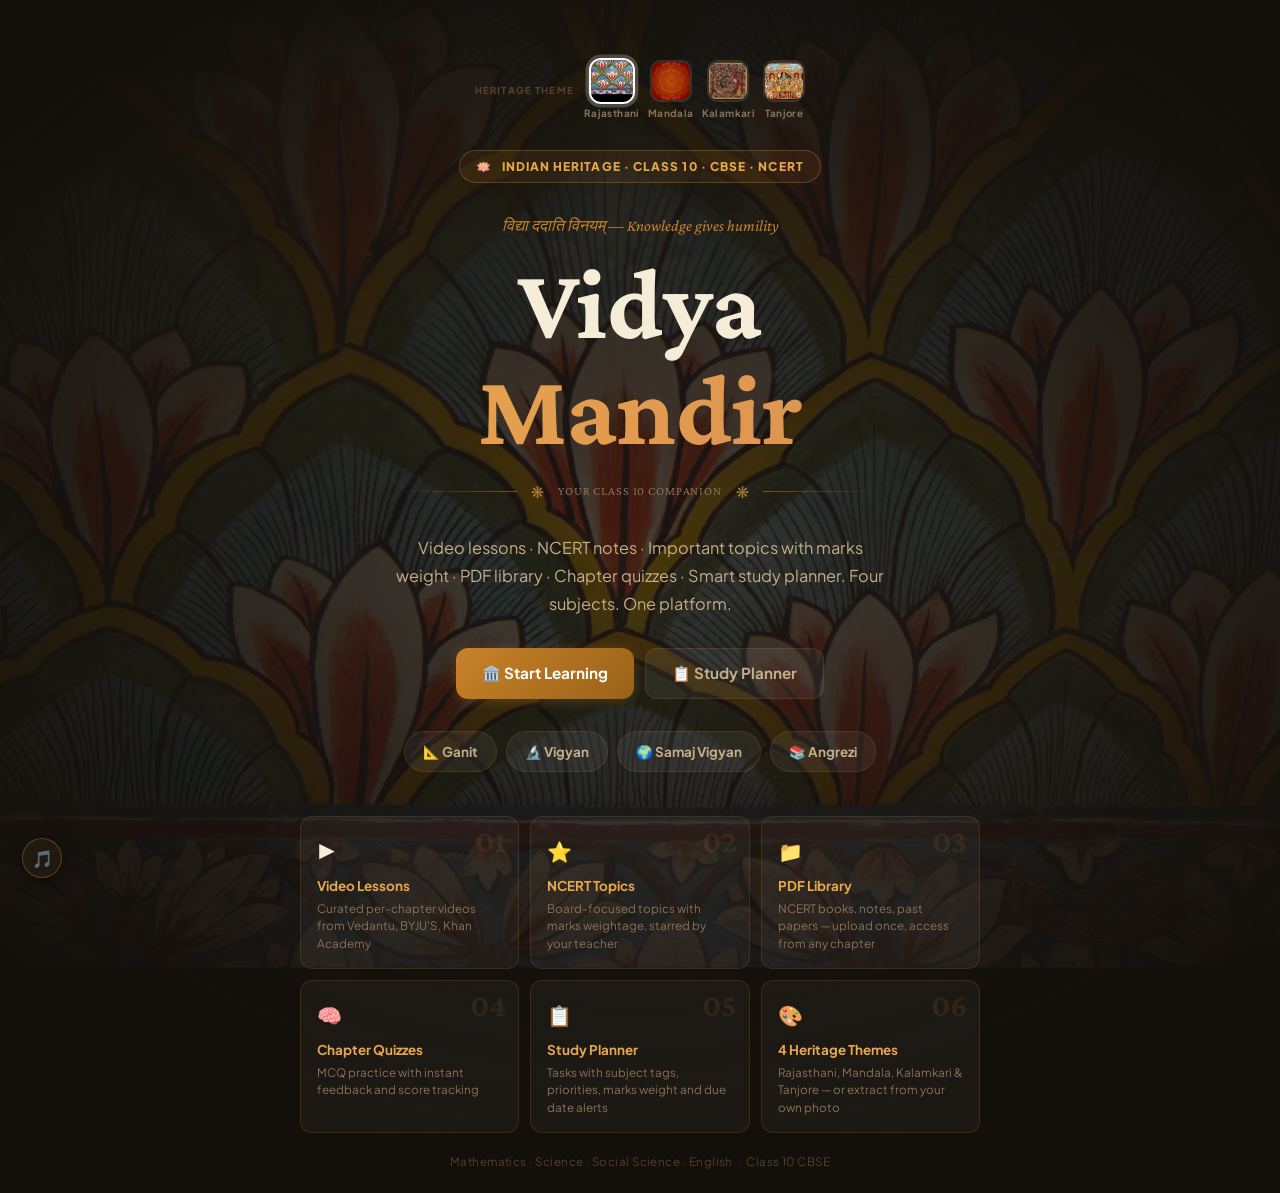
<file: index.html>
<!DOCTYPE html>
<html lang="en" data-scheme="rajasthani" data-mode="dark">
<head>
<meta charset="UTF-8">
<meta name="viewport" content="width=device-width,initial-scale=1">
<meta name="description" content="Vidya Mandir — Complete Class 10 CBSE NCERT learning platform.">
<title>Vidya Mandir — Class 10 Learning Platform</title>
<link rel="stylesheet" href="css/style.css">
<style>
.lotus-field{position:absolute;inset:0;overflow:hidden;pointer-events:none;z-index:0}
.lotus-p{position:absolute;font-size:var(--ps,18px);opacity:0;animation:floatUp var(--pd,8s) var(--pdelay,0s) infinite ease-in-out;filter:blur(.5px)}
@keyframes floatUp{0%{opacity:0;transform:translateY(0) rotate(0deg) scale(.8)}15%{opacity:.3}85%{opacity:.15}100%{opacity:0;transform:translateY(-110px) rotate(180deg) scale(1.1)}}
.orn-row{display:flex;align-items:center;gap:14px;justify-content:center;margin:8px 0 30px}
.orn-line{flex:1;max-width:120px;height:1px;background:linear-gradient(90deg,transparent,rgba(var(--br),.5))}
.orn-line.r{background:linear-gradient(270deg,transparent,rgba(var(--br),.5))}
.orn-sym{color:var(--bl);font-size:1rem;opacity:.65}
.hero-title .t2{background-size:200% auto;animation:gshift 4s ease infinite}
@keyframes gshift{0%{background-position:0% center}50%{background-position:100% center}100%{background-position:0% center}}
.feat-card{position:relative;overflow:hidden;padding:18px 16px 16px}
.feat-card::after{content:'';position:absolute;bottom:0;left:0;right:0;height:2px;background:linear-gradient(90deg,transparent,var(--b),transparent);opacity:0;transition:opacity .3s}
.feat-card:hover::after{opacity:1}
.feat-num{font-family:var(--fd);font-size:2rem;font-weight:700;color:rgba(var(--br),.12);position:absolute;top:8px;right:12px;line-height:1}
.footer-line{position:absolute;bottom:22px;left:0;right:0;text-align:center;font-size:.72rem;color:var(--t4);letter-spacing:.04em}
</style>
</head>
<body>
<main class="hero-page">
  <div class="hero-art" id="heroArt"></div>
  <div class="hero-veil"></div>
  <div class="lotus-field" id="lotusField"></div>

  <div class="hero-content">
    <!-- Theme switcher -->
    <div style="display:flex;align-items:center;justify-content:center;gap:10px;margin-bottom:28px;flex-wrap:wrap" class="au">
      <span style="font-size:.6rem;font-weight:800;text-transform:uppercase;letter-spacing:.12em;color:var(--t4)">Heritage Theme</span>
      <div style="display:flex;gap:8px;flex-wrap:wrap">
        <div class="ht-wrap"><div class="ht-dot active" data-scheme="rajasthani" onclick="switchTheme(this,'rajasthani')"><img src="assets/bg-pattern.png" alt="Rajasthani"></div><div class="ht-lbl">Rajasthani</div></div>
        <div class="ht-wrap"><div class="ht-dot" data-scheme="mandala" onclick="switchTheme(this,'mandala')"><img src="assets/theme-mandala.png" alt="Mandala"></div><div class="ht-lbl">Mandala</div></div>
        <div class="ht-wrap"><div class="ht-dot" data-scheme="kalamkari" onclick="switchTheme(this,'kalamkari')"><img src="assets/theme-kalamkari.png" alt="Kalamkari"></div><div class="ht-lbl">Kalamkari</div></div>
        <div class="ht-wrap"><div class="ht-dot" data-scheme="tanjore" onclick="switchTheme(this,'tanjore')"><img src="assets/theme-tanjore.png" alt="Tanjore"></div><div class="ht-lbl">Tanjore</div></div>
      </div>
    </div>

    <div class="hero-stamp au-1">🪷 &nbsp; Indian Heritage · Class 10 · CBSE · NCERT</div>
    <div class="hero-deva au-1" style="margin-top:10px">विद्या ददाति विनयम् — Knowledge gives humility</div>

    <h1 class="hero-title au-2">
      <span class="t1">Vidya</span>
      <span class="t2">Mandir</span>
    </h1>

    <div class="orn-row au-3">
      <div class="orn-line"></div>
      <span class="orn-sym">❋</span>
      <span style="font-family:var(--fd);font-size:.76rem;color:var(--t3);letter-spacing:.07em">YOUR CLASS 10 COMPANION</span>
      <span class="orn-sym">❋</span>
      <div class="orn-line r"></div>
    </div>

    <p class="hero-lead au-3">Video lessons · NCERT notes · Important topics with marks weight · PDF library · Chapter quizzes · Smart study planner. Four subjects. One platform.</p>

    <div class="hero-btns au-4">
      <a href="dashboard.html" class="btn btn-b btn-lg" style="gap:9px;min-width:175px">🏛️ Start Learning</a>
      <a href="todo.html" class="btn btn-gh btn-lg" style="gap:9px">📋 Study Planner</a>
    </div>

    <div class="pill-row au-4">
      <a href="subject.html?id=mathematics" class="subj-pill">📐 Ganit</a>
      <a href="subject.html?id=science" class="subj-pill">🔬 Vigyan</a>
      <a href="subject.html?id=social-science" class="subj-pill">🌍 Samaj Vigyan</a>
      <a href="subject.html?id=english" class="subj-pill">📚 Angrezi</a>
    </div>

    <div class="feat-grid au-4">
      <div class="feat-card"><div class="feat-num">01</div><div class="feat-ico">▶️</div><div class="feat-title">Video Lessons</div><div class="feat-desc">Curated per-chapter videos from Vedantu, BYJU'S, Khan Academy</div></div>
      <div class="feat-card"><div class="feat-num">02</div><div class="feat-ico">⭐</div><div class="feat-title">NCERT Topics</div><div class="feat-desc">Board-focused topics with marks weightage, starred by your teacher</div></div>
      <div class="feat-card"><div class="feat-num">03</div><div class="feat-ico">📁</div><div class="feat-title">PDF Library</div><div class="feat-desc">NCERT books, notes, past papers — upload once, access from any chapter</div></div>
      <div class="feat-card"><div class="feat-num">04</div><div class="feat-ico">🧠</div><div class="feat-title">Chapter Quizzes</div><div class="feat-desc">MCQ practice with instant feedback and score tracking</div></div>
      <div class="feat-card"><div class="feat-num">05</div><div class="feat-ico">📋</div><div class="feat-title">Study Planner</div><div class="feat-desc">Tasks with subject tags, priorities, marks weight and due date alerts</div></div>
      <div class="feat-card"><div class="feat-num">06</div><div class="feat-ico">🎨</div><div class="feat-title">4 Heritage Themes</div><div class="feat-desc">Rajasthani, Mandala, Kalamkari & Tanjore — or extract from your own photo</div></div>
    </div>
  </div>

  <div class="footer-line">Mathematics · Science · Social Science · English &nbsp;·&nbsp; Class 10 CBSE</div>
</main>

<script src="js/app.js"></script>
<script src="js/theme_todo.js"></script>
<script>
const ARTS={rajasthani:'assets/bg-pattern.png',mandala:'assets/theme-mandala.png',kalamkari:'assets/theme-kalamkari.png',tanjore:'assets/theme-tanjore.png'};

function switchTheme(el,scheme){
  document.querySelectorAll('.ht-dot').forEach(d=>d.classList.remove('active'));
  el.classList.add('active');
  document.documentElement.setAttribute('data-scheme',scheme);
  localStorage.setItem('vm_scheme',scheme);
  const art=document.getElementById('heroArt');
  if(art) art.style.backgroundImage=`url('${ARTS[scheme]}')`;
}

App.applyMode(); ThemeEngine.loadSaved();
const cur=localStorage.getItem('vm_scheme')||'rajasthani';
document.querySelectorAll('.ht-dot').forEach(d=>d.classList.toggle('active',d.dataset.scheme===cur));
const heroArt=document.getElementById('heroArt');
if(heroArt) heroArt.style.backgroundImage=`url('${ARTS[cur]}')`;

// Lotus particles
(function(){
  const f=document.getElementById('lotusField');
  if(!f) return;
  ['🪷','❋','✿','❀','✾'].forEach((s,i)=>{
    for(let j=0;j<3;j++){
      const el=document.createElement('span');
      el.className='lotus-p';
      el.textContent=s;
      const sz=11+Math.random()*14;
      el.style.cssText=`left:${Math.random()*100}%;bottom:${Math.random()*50}%;--ps:${sz}px;--pd:${6+Math.random()*7}s;--pdelay:${(i*3+j*2)*Math.random()*1.5}s`;
      f.appendChild(el);
    }
  });
})();
</script>
<script src="js/music.js"></script>
</body>
</html>
</file>
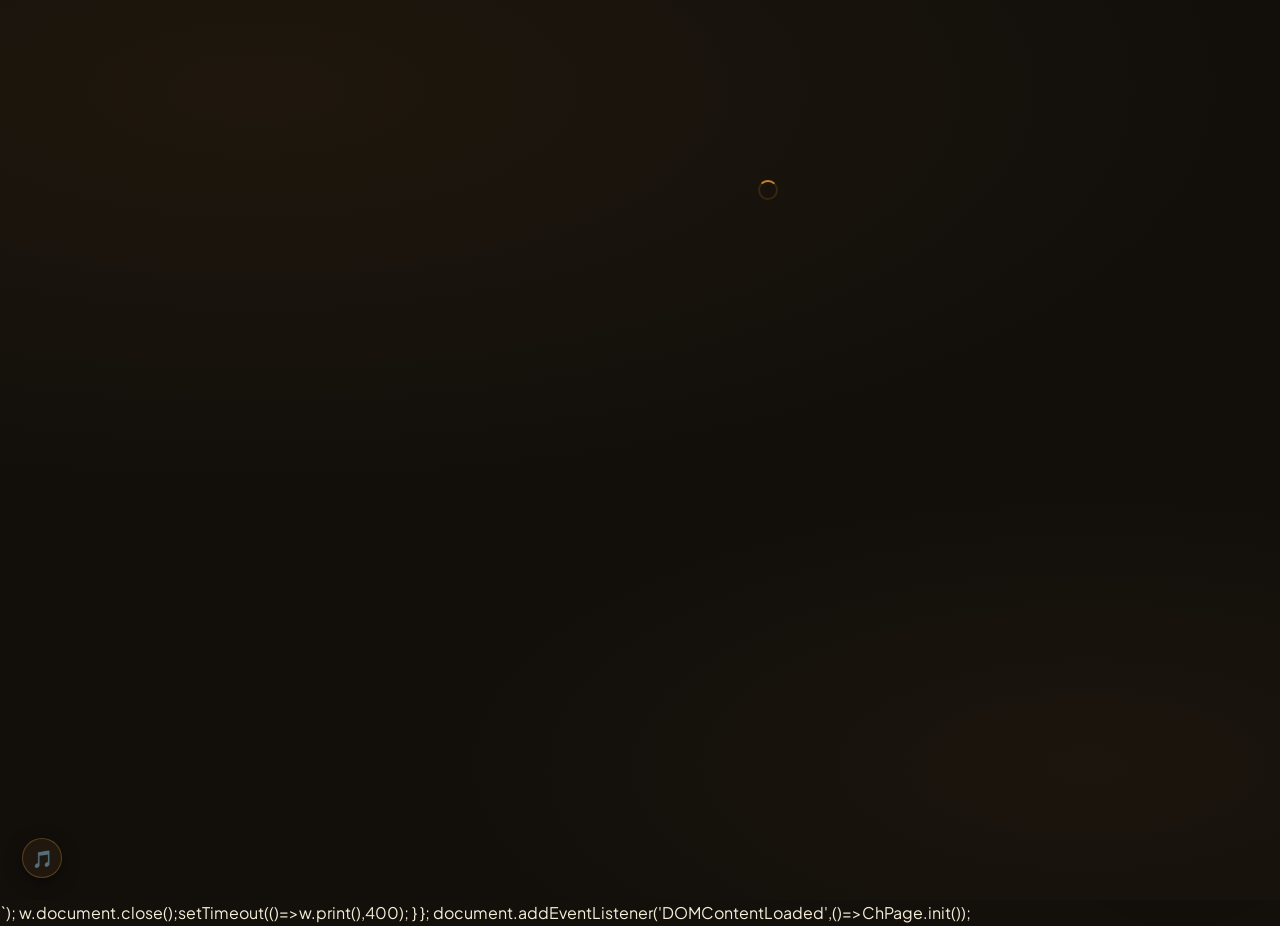
<file: chapter.html>
<!DOCTYPE html>
<html lang="en">
<head>
<meta charset="UTF-8"><meta name="viewport" content="width=device-width,initial-scale=1">
<title>Chapter — Vidya Mandir</title>
<link rel="stylesheet" href="css/style.css">
<style>
.recommend-grid{display:grid;grid-template-columns:1fr 1fr;gap:8px}
.rec-card{background:var(--bg3);border:1px solid var(--bdr);border-radius:var(--r);padding:10px 12px;cursor:pointer;transition:all .15s;text-decoration:none;color:inherit;display:block}
.rec-card:hover{border-color:var(--bdr2);background:rgba(var(--br),.07)}
.rec-card .rc-title{font-size:.8rem;font-weight:700;color:var(--t1);margin-bottom:3px;line-height:1.3}
.rec-card .rc-sub{font-size:.7rem;color:var(--t3)}
@media(max-width:480px){.recommend-grid{grid-template-columns:1fr}}
</style>
</head>
<body>
<div id="nb"></div>
<div class="page-layout">
  <div id="sb"></div>
  <main class="main-area" id="mainArea">
    <div style="display:flex;align-items:center;justify-content:center;height:200px"><div class="spinner"></div></div>
  </main>
</div>
<div class="page-watermark"></div>
<script src="js/app.js"></script>
<script src="js/security.js"></script>
<script src="js/theme_todo.js"></script>
<script>
/* ─── Quiz Engine ─── */
const Quiz = {
  qs:[],cur:0,sel:null,answered:false,score:0,sid:null,cid:null,
  start(qs,sid,cid){Object.assign(this,{qs,cur:0,sel:null,answered:false,score:0,sid,cid});this.render()},
  render(){
    const q=this.qs[this.cur],pct=(this.cur/this.qs.length)*100;
    const L=['A','B','C','D'];
    document.getElementById('quizBody').innerHTML=`
      <div class="qpbar"><div class="qpfill" style="width:${pct}%"></div></div>
      <span class="q-label">Question ${this.cur+1} of ${this.qs.length}${this.qs[this.cur].difficulty?' · '+this.qs[this.cur].difficulty:''}</span>
      <div class="q-text">${VidyaSec.sanitize(q.q)}</div>
      <div class="q-opts">${q.options.map((o,i)=>`
        <button class="q-opt" onclick="Quiz.pick(${i})">
          <div class="q-lbl">${L[i]}</div>${VidyaSec.sanitize(o)}
        </button>`).join('')}</div>
      <div class="q-fb" id="qfb"></div>
      <div class="q-acts">
        <button class="btn btn-b" id="qSub" onclick="Quiz.submit()">Submit Answer</button>
        <button class="btn btn-gh" id="qNext" onclick="Quiz.next()" style="display:none">${this.cur<this.qs.length-1?'Next →':'See Results'}</button>
      </div>`;
  },
  pick(i){if(this.answered)return;this.sel=i;document.querySelectorAll('.q-opt').forEach((el,j)=>el.classList.toggle('sel',j===i))},
  submit(){
    if(this.sel===null||this.answered)return;
    this.answered=true;
    const q=this.qs[this.cur];
    document.querySelectorAll('.q-opt').forEach((el,i)=>{if(i===q.answer)el.classList.add('ok');else if(i===this.sel)el.classList.add('ng')});
    const fb=document.getElementById('qfb');
    if(this.sel===q.answer){this.score++;fb.className='q-fb ok show';fb.textContent='✅ Correct!';}
    else{fb.className='q-fb ng show';fb.innerHTML=`❌ Incorrect. Correct answer: <strong>${VidyaSec.sanitize(q.options[q.answer])}</strong>`;}
    document.getElementById('qSub').style.display='none';
    document.getElementById('qNext').style.display='inline-flex';
    document.querySelector('.qpfill').style.width=`${((this.cur+1)/this.qs.length)*100}%`;
  },
  next(){if(this.cur>=this.qs.length-1){this.result();return;}this.cur++;this.sel=null;this.answered=false;this.render()},
  result(){
    const pct=Math.round(this.score/this.qs.length*100);
    const[e,m]=pct>=80?['🏆','Board Ready!']:pct>=60?['👍','Good work!']:pct>=40?['📚','Keep practising!']:['💪','Revise and retry!'];
    document.getElementById('quizBody').innerHTML=`<div class="quiz-result">
      <span class="qr-em">${e}</span>
      <div style="font-family:var(--fd);font-size:1.1rem;color:var(--bl);margin-bottom:8px">${m}</div>
      <div class="qr-score">${this.score}/${this.qs.length}</div>
      <div class="qr-sub">${pct}% accuracy</div>
      <div style="display:flex;gap:9px;justify-content:center;flex-wrap:wrap">
        <button class="btn btn-gh" onclick="Quiz.start(Quiz.qs,Quiz.sid,Quiz.cid)">↺ Retry</button>
        <button class="btn btn-tl" onclick="ChPage.markDone()">✅ Mark Complete</button>
      </div>
    </div>`;
    App.saveScore(this.sid,this.cid,this.score,this.qs.length);
  }
};

/* ─── Chapter Page ─── */
const ChPage={
  sid:null,cid:null,subj:null,ch:null,li:0,
  async init(){
    this.sid=App.getParam('subject');this.cid=App.getParam('chapter');
    if(!this.sid||!this.cid){location.href='dashboard.html';return;}
    await App.loadData();
    this.subj=App.getSubject(this.sid);this.ch=App.getChapter(this.sid,this.cid);
    if(!this.subj||!this.ch){location.href='dashboard.html';return;}
    document.title=`${this.ch.title} — Vidya Mandir`;
    App.initPage(this.sid);
    const liParam=App.getParam('lesson');
    const liIdx=this.ch.lessons.findIndex(l=>l.id===liParam);
    if(liIdx>=0)this.li=liIdx;
    this.render();
    App.setLast(this.sid,this.cid,this.ch.lessons[this.li]?.title||this.ch.title);
    App.markWatched(this.sid,this.cid,this.ch.lessons[this.li]?.id);
  },

  render(){
    const{ch,subj,sid,cid}=this;
    const lesson=ch.lessons[this.li]||ch.lessons[0];
    const p=App.getProgress();
    const isDone=(p[sid]?.done||[]).includes(cid);
    const bm=App.isBookmarked(sid,cid);
    const admData=App._parseLS('vm_admin_data',{pdfs:[],ncertTopics:[],teachers:[]});
    const pdfs=(admData.pdfs||[]).filter(pdf=>pdf.chapter===cid||pdf.subject===sid);
    const admTopics=(admData.ncertTopics||[]).filter(t=>t.chapter===cid||t.subject===sid);
    const allTopics=[...(ch.ncertTopics||[]),...admTopics];
    const adminNote=ch._adminNote;

    // Teacher profiles: from chapter data + admin-added
    const admTeachers=(admData.teachers||[]).filter(t=>!t.subject||t.subject===sid);
    const allTeachers=[...(ch.teachers||[]),...admTeachers];

    // Recommended: other chapters in subject (not current)
    const recommended=subj.chapters.filter(c=>c.id!==cid).slice(0,4);

    document.getElementById('mainArea').innerHTML=`
    <div class="page-head au">
      <div class="breadcrumb">
        <a href="dashboard.html">Dashboard</a><span class="sep">›</span>
        <a href="subject.html?id=${sid}">${VidyaSec.sanitize(subj.name)}</a><span class="sep">›</span>
        <span>${VidyaSec.sanitize(ch.title)}</span>
      </div>
      <div style="display:flex;align-items:flex-start;justify-content:space-between;flex-wrap:wrap;gap:10px">
        <div>
          <h1>${VidyaSec.sanitize(ch.title)}</h1>
          <div class="lead" style="display:flex;gap:10px;flex-wrap:wrap;margin-top:5px;font-size:.77rem">
            <span>▶ ${ch.lessons.length} lessons</span>
            <span>⏱ ${ch.duration}</span>
            <span>❓ ${ch.quiz.length} Qs</span>
            <span>⭐ ${allTopics.length} topics</span>
            ${pdfs.length?`<span style="color:var(--tll)">📁 ${pdfs.length} PDFs</span>`:''}
            ${isDone?`<span style="color:var(--tll)">✅ Complete</span>`:''}
          </div>
        </div>
        ${isDone?`<span class="chip chip-tl" style="font-size:.8rem;padding:5px 12px">✅ Done</span>`:''}
      </div>
    </div>

    <div class="ch-grid">
      <!-- MAIN -->
      <div>

        <!-- Video player -->
        <div class="vid-wrap au">
          <div class="card-top-rule"></div>
          <div class="vid-embed">
            <iframe id="vFrame" src="https://www.youtube-nocookie.com/embed/${lesson.videoId}?rel=0&modestbranding=1"
              title="${VidyaSec.sanitize(lesson.title)}"
              allow="accelerometer;autoplay;clipboard-write;encrypted-media;gyroscope;picture-in-picture"
              allowfullscreen loading="lazy"></iframe>
          </div>
          <div class="vid-meta">
            <h3 id="vTitle">${VidyaSec.sanitize(lesson.title)}</h3>
            <div style="display:flex;gap:10px;font-size:.73rem;color:var(--t3);align-items:center;flex-wrap:wrap">
              <span>⏱ <span id="vDur">${lesson.duration}</span></span>
              <span>${subj.icon} ${VidyaSec.sanitize(subj.name)}</span>
              <button class="vid-bookmark${bm?' saved':''}" id="bmBtn" onclick="ChPage.toggleBookmark()" title="${bm?'Remove bookmark':'Bookmark chapter'}" style="margin-left:auto">${bm?'🔖':'🔗'}</button>
            </div>
          </div>
        </div>

        <!-- Lesson list -->
        <div class="lesson-card au-1">
          <div class="card-top-rule"></div>
          <div class="sec-head"><h3>📋 Lessons</h3><span style="font-size:.73rem;color:var(--t3)">${ch.lessons.length} total</span></div>
          ${ch.lessons.map((l,i)=>`<div class="lesson-row${i===this.li?' active':''}" onclick="ChPage.switchLesson(${i})">
            <div class="lesson-n">${i===this.li?'▶':i+1}</div>
            <div style="flex:1"><div class="lesson-title">${VidyaSec.sanitize(l.title)}</div></div>
            <div class="lesson-dur">${l.duration}</div>
          </div>`).join('')}
        </div>

        <!-- Admin teacher note -->
        ${adminNote?`
        <div class="gcard au-2" style="margin-bottom:14px">
          <div class="card-top-rule"></div>
          <div class="card-pad">
            <div style="font-family:var(--fd);font-size:.88rem;color:var(--bl);font-weight:700;margin-bottom:6px">📌 Teacher's Note</div>
            <p style="font-size:.84rem;color:var(--t2);line-height:1.7;white-space:pre-line">${VidyaSec.sanitize(adminNote)}</p>
          </div>
        </div>`:''}

        <!-- NCERT Important Topics -->
        ${allTopics.length?`
        <div class="topics-card au-2">
          <div class="card-top-rule"></div>
          <div class="sec-head"><h3>⭐ NCERT Important Topics</h3><span class="chip chip-nc">Board Focus</span></div>
          ${allTopics.map((t,i)=>`<div class="topic-row">
            <div class="topic-n">${i+1}</div>
            <div class="topic-text">${VidyaSec.sanitize(t.text)}${t.important?' <span style="color:var(--b)">★</span>':''}${t.type?` <span class="chip chip-tl" style="font-size:.62rem;padding:1px 6px">${VidyaSec.sanitize(t.type)}</span>`:''}</div>
            ${t.marks?`<div class="topic-marks">${VidyaSec.sanitize(t.marks)}M</div>`:''}
          </div>`).join('')}
        </div>`:''}

        <!-- PDF Resources -->
        ${pdfs.length?`
        <div class="pdf-card au-3">
          <div class="card-top-rule"></div>
          <div class="sec-head"><h3>📁 PDF Resources</h3><span class="chip chip-tl">${pdfs.length} file${pdfs.length!==1?'s':''}</span></div>
          <div class="card-pad">
            ${pdfs.map(pdf=>`<div class="pdf-row" onclick="ChPage.viewPDF('${pdf.url}')">
              <span style="font-size:20px">📄</span>
              <span style="flex:1;font-size:.84rem;font-weight:600">${VidyaSec.sanitize(pdf.name)}</span>
              <span class="chip chip-${pdf.type==='Notes'?'b':pdf.type==='Questions'?'a':'tl'}">${VidyaSec.sanitize(pdf.type||'Notes')}</span>
              <a href="${pdf.url}" download="${VidyaSec.sanitize(pdf.name)}" class="btn btn-gh btn-sm" onclick="event.stopPropagation()" rel="noopener">⬇</a>
            </div>`).join('')}
            <div id="pdfViewerWrap" style="display:none;margin-top:10px;border-radius:10px;overflow:hidden">
              <iframe id="pdfFrame" src="" style="width:100%;height:480px;border:none;background:#fff"></iframe>
            </div>
          </div>
        </div>`:''}

        <!-- Notes -->
        <div class="notes-card au-3">
          <div class="card-top-rule"></div>
          <div class="sec-head">
            <h3>📝 Chapter Notes</h3>
            <div style="display:flex;gap:6px">
              <span class="chip chip-b">NCERT</span>
              <button class="btn btn-gh btn-sm" onclick="ChPage.printNotes()">🖨 Print</button>
            </div>
          </div>
          <div class="notes-body" id="notesBody">${this.renderNotes(ch.notes)}</div>
        </div>

        <!-- Quiz -->
        <div class="quiz-card au-4">
          <div class="card-top-rule"></div>
          <div class="sec-head"><h3>🧠 Chapter Quiz</h3><span class="chip chip-a">${this.getAllQuiz().length} Questions</span></div>
          <div id="quizBody" class="quiz-body">
            <div style="text-align:center;padding:14px">
              <p style="color:var(--t2);margin-bottom:14px;font-size:.88rem">Test your knowledge of <strong>${VidyaSec.sanitize(ch.title)}</strong></p>
              <button class="btn btn-b btn-lg" onclick="Quiz.start(ChPage.getAllQuiz(),'${sid}','${cid}')">🚀 Start Quiz</button>
            </div>
          </div>
        </div>

        <!-- Recommended chapters -->
        ${recommended.length?`
        <div class="au-4" style="margin-top:4px">
          <div style="font-family:var(--fd);font-size:.95rem;color:var(--bl);margin-bottom:10px">📚 More in ${VidyaSec.sanitize(subj.name)}</div>
          <div class="recommend-grid">
            ${recommended.map(r=>{
              const rd=(p[sid]?.done||[]).includes(r.id);
              return `<a href="chapter.html?subject=${sid}&chapter=${r.id}" class="rec-card">
                <div class="rc-title">${VidyaSec.sanitize(r.title)}</div>
                <div class="rc-sub">⏱ ${r.duration} &nbsp;·&nbsp; ❓ ${r.quiz.length} Qs${rd?' &nbsp;·&nbsp; ✅':''}</div>
              </a>`;
            }).join('')}
          </div>
        </div>`:''}

        <!-- Action buttons -->
        <div style="display:flex;gap:9px;flex-wrap:wrap;margin-top:18px">
          <button class="btn btn-b" onclick="ChPage.markDone()">✅ Mark Complete</button>
          <a href="subject.html?id=${sid}" class="btn btn-gh">← Back to ${VidyaSec.sanitize(subj.name)}</a>
          <button class="btn btn-tl" onclick="ChPage.addTodo()">📋 Add to Tasks</button>
        </div>
      </div>

      <!-- SIDEBAR -->
      <div>
        <!-- Teachers -->
        ${allTeachers.length?`
        <div class="side-card">
          <div class="card-top-rule"></div>
          <div class="sec-head"><h3>👨‍🏫 Educators</h3></div>
          <div style="padding:10px;display:flex;flex-direction:column;gap:7px">
            ${allTeachers.map(t=>`<div class="teacher-row">
              <div class="teacher-av" style="background:${t.color||'var(--b)'};color:#fff">${VidyaSec.sanitize(t.avatar||t.name?.[0]||'T')}</div>
              <div><div style="font-size:.83rem;font-weight:700">${VidyaSec.sanitize(t.name)}</div><div style="font-size:.7rem;color:var(--t3)">📺 ${VidyaSec.sanitize(t.channel)}</div></div>
            </div>`).join('')}
          </div>
        </div>`:''}

        <!-- Chapter navigation -->
        <div class="side-card">
          <div class="card-top-rule"></div>
          <div class="sec-head"><h3>📑 ${VidyaSec.sanitize(subj.name)}</h3></div>
          <div style="padding:7px">
            ${subj.chapters.map((c,i)=>{
              const d2=(p[sid]?.done||[]).includes(c.id);
              return `<a href="chapter.html?subject=${sid}&chapter=${c.id}" class="ch-nav-link${c.id===cid?' active':''}${d2?' done-ch':''}">
                <div class="ch-nav-n">${d2?'✓':i+1}</div>
                <span>${VidyaSec.sanitize(c.title)}</span>
              </a>`;
            }).join('')}
          </div>
        </div>

        <!-- Quick task widget -->
        <div class="side-card">
          <div class="card-top-rule"></div>
          <div class="quick-widget">
            <div class="qw-title">📋 Quick Task</div>
            <input class="todo-inp" id="qTask" placeholder="Revision note…" style="margin-bottom:7px;width:100%" onkeydown="if(event.key==='Enter')ChPage.addQuick()">
            <select class="fc" id="qPri" style="margin-bottom:8px;font-size:.8rem">
              <option value="normal">Normal</option>
              <option value="high">🔴 High Priority</option>
            </select>
            <button class="btn btn-b btn-sm" style="width:100%;justify-content:center" onclick="ChPage.addQuick()">+ Add Task</button>
          </div>
        </div>
      </div>
    </div>`;
  },

  getAllQuiz(){
    const admData=App._parseLS('vm_admin_data',{quiz:[]});
    const admQuiz=(admData.quiz||[]).filter(q=>q.chapter===this.cid||q.subject===this.sid);
    return[...(this.ch.quiz||[]),...admQuiz];
  },

  /* If admin pasted text-format notes, use those; else fall back to JSON notes */
  renderNotes(n){
    // Admin text-format notes take priority
    if(this.ch._adminNotes&&this.ch._adminNotes.length)
      return this.ch._adminNotes.map(b=>this._nb(b)).join('');
    if(!n?.content)return'<p style="color:var(--t3)">No notes available.</p>';
    return n.content.map(b=>this._nb(b)).join('');
  },
  _nb(item){
    switch(item.type){
      case'intro':   return`<div class="n-intro">${VidyaSec.sanitize(item.text)}</div>`;
      case'heading': return`<div class="n-head">${VidyaSec.sanitize(item.text)}</div>`;
      case'text':    return`<p class="n-text">${VidyaSec.sanitize(item.text)}</p>`;
      case'keypoint':return`<div class="n-kp">${VidyaSec.sanitize(item.text)}</div>`;
      case'formula': return`<div class="n-formula">📐 ${VidyaSec.sanitize(item.text)}</div>`;
      case'example': return`<div class="n-example"><div class="n-q">💡 ${VidyaSec.sanitize(item.question||'')}</div><div class="n-a">→ ${VidyaSec.sanitize(item.answer||'')}</div></div>`;
      default:       return`<p class="n-text">${VidyaSec.sanitize(item.text||'')}</p>`;
    }
  },
  toggleBookmark(){
    const saved=App.toggleBookmark(this.sid,this.cid);
    const btn=document.getElementById('bmBtn');
    if(btn){btn.textContent=saved?'🔖':'🔗';btn.classList.toggle('saved',saved);}
    App.toast(saved?'Bookmarked! 🔖':'Bookmark removed');
  },

  markDone(){App.markDone(this.sid,this.cid);App.toast('🎉 Chapter complete!');},

  addTodo(){
    TodoPanel.add(`Revise: ${this.ch.title}`,this.sid,'','normal','');
    App.toast(`Added to tasks 📋`);
  },

  addQuick(){
    const inp=document.getElementById('qTask');
    const pri=document.getElementById('qPri')?.value||'normal';
    const text=VidyaSec.clampStr(inp?.value.trim(),200);
    if(!text)return;
    TodoPanel.add(text,this.sid,'',pri,'');
    inp.value='';App.toast('Task added ✅');
  },

  printNotes(){
    const body=document.getElementById('notesBody')?.innerText||'';
    const w=window.open('','_blank');
    w.document.write(`<!DOCTYPE html><html><head><title>${this.ch.title} — Notes</title>
      <style>body{font-family:Georgia,serif;max-width:680px;margin:40px auto;line-height:1.9;color:#1a0e06;padding:0 20px}h1{color:#8A5010}pre{white-space:pre-wrap;font-family:inherit}@media print{body{margin:20px}}</style>
      </head><body><h1>📝 ${this.ch.title}</h1><h3 style="color:#666;margin-bottom:20px">${this.subj.name} · Vidya Mandir</h3><hr><pre>${body}</pre><script src="js/music.js"></script>
</body></html>`);
    w.document.close();setTimeout(()=>w.print(),400);
  }
};

document.addEventListener('DOMContentLoaded',()=>ChPage.init());
</script>
<script src="js/music.js"></script>
</body>
</html>
</file>
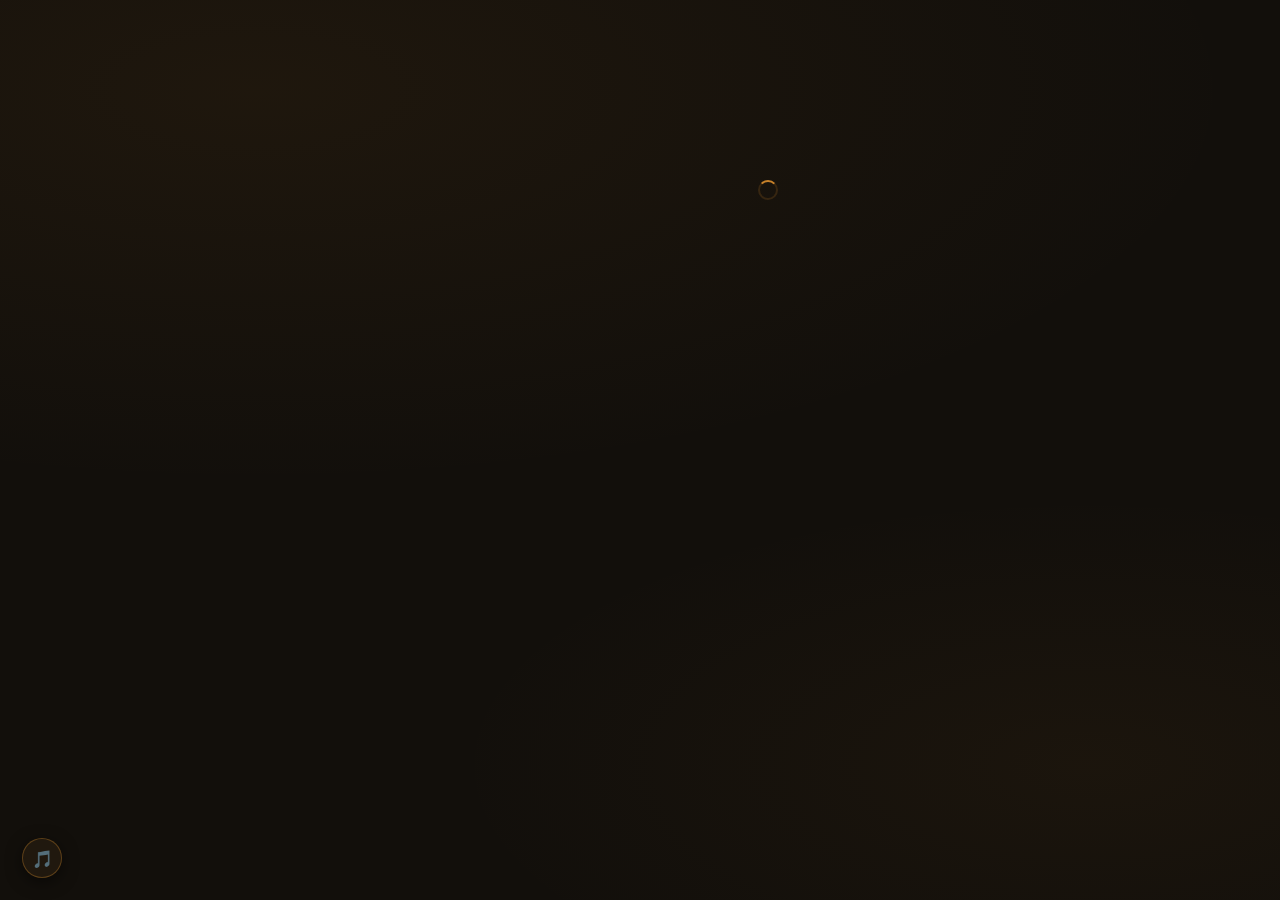
<file: dashboard.html>
<!DOCTYPE html>
<html lang="en">
<head>
<meta charset="UTF-8"><meta name="viewport" content="width=device-width,initial-scale=1">
<title>Dashboard — Vidya Mandir</title>
<link rel="stylesheet" href="css/style.css">
<style>
/* Continue Learning hero card */
.continue-card {
  background: linear-gradient(135deg, rgba(var(--br),.18) 0%, rgba(var(--br),.06) 100%);
  border: 1px solid var(--bdr2);
  border-radius: var(--rl); padding: 22px 24px;
  display: flex; align-items: center; gap: 20px; flex-wrap: wrap;
  position: relative; overflow: hidden; margin-bottom: 24px;
}
.continue-card::before {
  content: ''; position: absolute; top: 0; left: 0; right: 0; height: 3px;
  background: linear-gradient(90deg, var(--b), var(--a), var(--bl), var(--b));
  background-size: 200% auto; animation: shimmer 3s linear infinite;
}
@keyframes shimmer { to { background-position: 200% center; } }
.continue-card::after {
  content: '';
  position: absolute; top: -60px; right: -60px;
  width: 220px; height: 220px; border-radius: 50%;
  background: radial-gradient(circle, rgba(var(--br),.12) 0%, transparent 70%);
  pointer-events: none;
}
.cont-icon {
  width: 58px; height: 58px; border-radius: 16px; flex-shrink: 0;
  background: linear-gradient(135deg, var(--b), var(--a));
  display: flex; align-items: center; justify-content: center;
  font-size: 26px; box-shadow: 0 6px 20px rgba(var(--br),.35);
}
.cont-info { flex: 1; min-width: 0; }
.cont-label { font-size: .68rem; font-weight: 800; color: var(--bl); text-transform: uppercase; letter-spacing: .1em; margin-bottom: 4px; }
.cont-title { font-family: var(--fd); font-size: 1.15rem; font-weight: 700; color: var(--t1); margin-bottom: 4px; white-space: nowrap; overflow: hidden; text-overflow: ellipsis; }
.cont-sub   { font-size: .78rem; color: var(--t2); }
.cont-prog  { margin-top: 9px; }

/* Streak badge */
.streak-ring {
  width: 68px; height: 68px; border-radius: 50%; flex-shrink: 0;
  background: conic-gradient(var(--b) var(--streak-angle, 0deg), rgba(var(--br),.1) 0deg);
  display: flex; align-items: center; justify-content: center; position: relative;
}
.streak-inner {
  width: 54px; height: 54px; border-radius: 50%;
  background: var(--bg2); display: flex; flex-direction: column;
  align-items: center; justify-content: center;
}
.streak-num { font-family: var(--fd); font-size: 1.3rem; font-weight: 700; color: var(--bl); line-height: 1; }
.streak-lbl { font-size: .52rem; font-weight: 800; text-transform: uppercase; color: var(--t3); letter-spacing: .05em; }

/* Quick actions row */
.quick-row { display: flex; gap: 10px; margin-bottom: 24px; flex-wrap: wrap; }
.quick-action {
  flex: 1; min-width: 110px; padding: 13px 14px;
  background: var(--gl); border: 1px solid var(--bdr); border-radius: var(--rl);
  display: flex; flex-direction: column; align-items: flex-start; gap: 4px;
  cursor: pointer; text-decoration: none; color: inherit; transition: all .22s var(--ease);
  position: relative; overflow: hidden;
}
.quick-action::before { content: ''; position: absolute; bottom: 0; left: 0; right: 0; height: 2px; background: var(--qa-c, var(--b)); opacity: 0; transition: opacity .2s; }
.quick-action:hover { border-color: var(--bdr2); transform: translateY(-3px); box-shadow: var(--sh); }
.quick-action:hover::before { opacity: 1; }
.qa-icon { font-size: 20px; }
.qa-label { font-size: .78rem; font-weight: 700; color: var(--t1); }
.qa-sub   { font-size: .67rem; color: var(--t3); }

/* Announcement banner */
.ann-banner {
  background: linear-gradient(135deg, rgba(var(--br),.1), rgba(var(--br),.04));
  border: 1px solid var(--bdr); border-radius: var(--rl);
  margin-bottom: 20px; overflow: hidden;
}
.ann-row {
  display: flex; align-items: flex-start; gap: 10px;
  padding: 11px 16px; border-bottom: 1px solid var(--bdr);
}
.ann-row:last-child { border-bottom: none; }
</style>
</head>
<body>
<div id="nb"></div>
<div class="page-layout">
  <div id="sb"></div>
  <main class="main-area" id="mainArea">
    <div style="display:flex;align-items:center;justify-content:center;height:200px"><div class="spinner"></div></div>
  </main>
</div>
<script src="js/app.js"></script>
<script src="js/theme_todo.js"></script>
<script>
document.addEventListener('DOMContentLoaded', async () => {
  App.initPage('dashboard');
  const data = await App.loadData();
  const p    = App.getProgress();
  const admData = JSON.parse(localStorage.getItem('vm_admin_data') || '{"announcements":[],"pdfs":[],"ncertTopics":[]}');

  let totalDone=0, totalQz=0, totalPct=0, lastSubj=null, lastCh=null;
  data.subjects.forEach(s=>{
    const sp=p[s.id]||{};
    totalDone+=(sp.done||[]).length;
    Object.values(sp.scores||{}).forEach(sc=>{totalQz++;totalPct+=sc.pct});
    if(sp.last){lastSubj=s;lastCh=sp.last}
  });
  const avgQ   = totalQz ? Math.round(totalPct/totalQz) : 0;
  const streak = parseInt(localStorage.getItem('vm_streak')||'0');
  const streakAngle = Math.min(360, streak*36); // max 10 days = 360
  const siteName = localStorage.getItem('vm_site_name')||'Vidya Mandir';
  const motd     = localStorage.getItem('vm_motd')||'ज्ञान एक दीपक है जो अंधकार को दूर करता है।';
  const anns     = (admData.announcements||[]).slice(0,3);

  // Continue learning card
  const contHTML = lastCh ? `
    <div class="continue-card au">
      <div class="cont-icon">${lastSubj?.icon||'📚'}</div>
      <div class="cont-info">
        <div class="cont-label">▶ Continue Learning</div>
        <div class="cont-title">${lastCh.title}</div>
        <div class="cont-sub">${lastSubj?.name||''} · Pick up from where you left off</div>
        <div class="cont-prog" style="margin-top:9px">
          <div class="pbar pbar-sm" style="max-width:240px"><div class="pfill" style="width:${App.getSubjPct(lastSubj?.id,lastSubj)||0}%"></div></div>
        </div>
      </div>
      <div style="display:flex;flex-direction:column;align-items:center;gap:8px">
        <div class="streak-ring" style="--streak-angle:${streakAngle}deg">
          <div class="streak-inner">
            <span class="streak-num">🔥${streak}</span>
            <span class="streak-lbl">streak</span>
          </div>
        </div>
        <a href="chapter.html?subject=${lastSubj?.id||''}&chapter=${lastCh.cid}" class="btn btn-b btn-sm">Resume →</a>
      </div>
    </div>` : '';

  document.getElementById('mainArea').innerHTML = `
    <div class="page-head au">
      <div style="display:flex;align-items:flex-start;gap:12px">
        <div style="font-size:32px;margin-top:2px">🙏</div>
        <div>
          <h1>नमस्ते! &nbsp;<span class="hi">${siteName}</span></h1>
          <div class="lead" style="font-style:italic;color:var(--bl);opacity:.85">"${motd}"</div>
        </div>
      </div>
    </div>

    ${contHTML}

    <!-- Stats -->
    <div class="stats-strip au-1">
      <div class="stat-tile"><div class="stat-ico">📚</div><div><div class="stat-num">${data.subjects.length}</div><div class="stat-lbl">Subjects</div></div></div>
      <div class="stat-tile"><div class="stat-ico">✅</div><div><div class="stat-num">${totalDone}</div><div class="stat-lbl">Done</div></div></div>
      <div class="stat-tile"><div class="stat-ico">🏆</div><div><div class="stat-num">${avgQ}%</div><div class="stat-lbl">Quiz Avg</div></div></div>
      <div class="stat-tile"><div class="stat-ico">🔥</div><div><div class="stat-num">${streak}</div><div class="stat-lbl">Streak</div></div></div>
    </div>

    <!-- Quick actions -->
    <div class="quick-row au-1">
      <a href="subject.html?id=mathematics" class="quick-action" style="--qa-c:var(--b)"><div class="qa-icon">📐</div><div class="qa-label">Ganit</div><div class="qa-sub">Mathematics</div></a>
      <a href="subject.html?id=science" class="quick-action" style="--qa-c:var(--tl)"><div class="qa-icon">🔬</div><div class="qa-label">Vigyan</div><div class="qa-sub">Science</div></a>
      <a href="subject.html?id=social-science" class="quick-action" style="--qa-c:var(--a)"><div class="qa-icon">🌍</div><div class="qa-label">Samaj</div><div class="qa-sub">Social Science</div></a>
      <a href="subject.html?id=english" class="quick-action" style="--qa-c:var(--tl)"><div class="qa-icon">📚</div><div class="qa-label">Angrezi</div><div class="qa-sub">English</div></a>
      <a href="todo.html" class="quick-action" style="--qa-c:var(--b)"><div class="qa-icon">📋</div><div class="qa-label">My Tasks</div><div class="qa-sub">Study planner</div></a>
    </div>

    ${anns.length ? `
    <div class="ann-banner au-2">
      <div style="padding:10px 16px 6px;display:flex;align-items:center;justify-content:space-between">
        <span style="font-size:.68rem;font-weight:800;text-transform:uppercase;letter-spacing:.1em;color:var(--bl)">📢 Announcements</span>
        <span class="chip chip-b">${anns.length}</span>
      </div>
      ${anns.map(a=>`<div class="ann-row">
        <span class="chip chip-${a.type==='exam'?'a':a.type==='info'?'tl':'b'}" style="flex-shrink:0;margin-top:1px">${a.type}</span>
        <div style="flex:1"><div style="font-size:.84rem;font-weight:700;margin-bottom:1px">${a.title}</div><div style="font-size:.77rem;color:var(--t2)">${a.text}</div></div>
        <div style="font-size:.68rem;color:var(--t4);flex-shrink:0">${a.date||''}</div>
      </div>`).join('')}
    </div>` : ''}

    <!-- Subjects grid -->
    <div style="display:flex;align-items:center;justify-content:space-between;margin-bottom:14px;flex-wrap:wrap;gap:8px" class="au-2">
      <h2 class="section-title">विषय &middot; Subjects</h2>
      <span class="chip chip-b">4 Core Subjects</span>
    </div>
    <div class="subjects-grid" id="subjGrid"></div>

    <!-- Recent tasks -->
    <div style="margin-top:28px;margin-bottom:13px;display:flex;align-items:center;justify-content:space-between" class="au-3">
      <h2 class="section-title">📋 Recent Tasks</h2>
      <a href="todo.html" class="btn btn-gh btn-sm">All tasks →</a>
    </div>
    <div id="todoPreview" style="max-width:680px"></div>`;

  // Subject cards
  document.getElementById('subjGrid').innerHTML = data.subjects.map((s,i)=>{
    const pct  = App.getSubjPct(s.id,s);
    const sp   = p[s.id]||{};
    const done = (sp.done||[]).length;
    return `<a href="subject.html?id=${s.id}" class="subj-card au" style="animation-delay:${i*70}ms;--sc-g:${s.gradient};--sc-gw:${s.glow};--sc-bg:${s.bg};--sc-bdr:${s.border}">
      <div class="sc-blob"></div>
      <div class="sc-top">
        <div class="sc-em">${s.icon}</div>
        <div class="sc-go">→</div>
      </div>
      <div class="sc-name">${s.name}</div>
      <div class="sc-hint" style="font-family:var(--fd);font-style:italic">${s.nameHi}</div>
      <div class="sc-hint" style="margin-top:4px;font-family:inherit;font-style:normal">${s.description}</div>
      <div class="sc-meta">
        <div class="sc-mi">📄 ${s.chapters.length} ch.</div>
        <div class="sc-mi">✅ ${done} done</div>
      </div>
      <div style="margin-bottom:11px">
        <div style="display:flex;justify-content:space-between;font-size:.7rem;color:var(--t3);margin-bottom:4px">
          <span>Progress</span><span>${pct}%</span>
        </div>
        <div class="pbar"><div class="pfill" style="width:${pct}%"></div></div>
      </div>
      <div class="sc-foot">
        <span style="font-size:.71rem;overflow:hidden;text-overflow:ellipsis;white-space:nowrap;max-width:155px;color:var(--t3)">⏱ ${sp.last?.title||'Not started'}</span>
        <div class="sc-pill">${pct>0?'Continue →':'Start →'}</div>
      </div>
    </a>`;
  }).join('');

  // Recent todos
  const todos = TodoPanel.getData().slice(0,4);
  document.getElementById('todoPreview').innerHTML = todos.length
    ? `<div class="todo-items">${todos.map(t=>TodoPanel.itemHTML(t)).join('')}</div>`
    : `<div style="color:var(--t3);font-size:.84rem;padding:8px 0">No tasks yet. <a href="todo.html" style="color:var(--bl)">Add your first study task →</a></div>`;
});
</script>
<div class="page-watermark"></div>
<script src="js/music.js"></script>
</body>
</html>
</file>
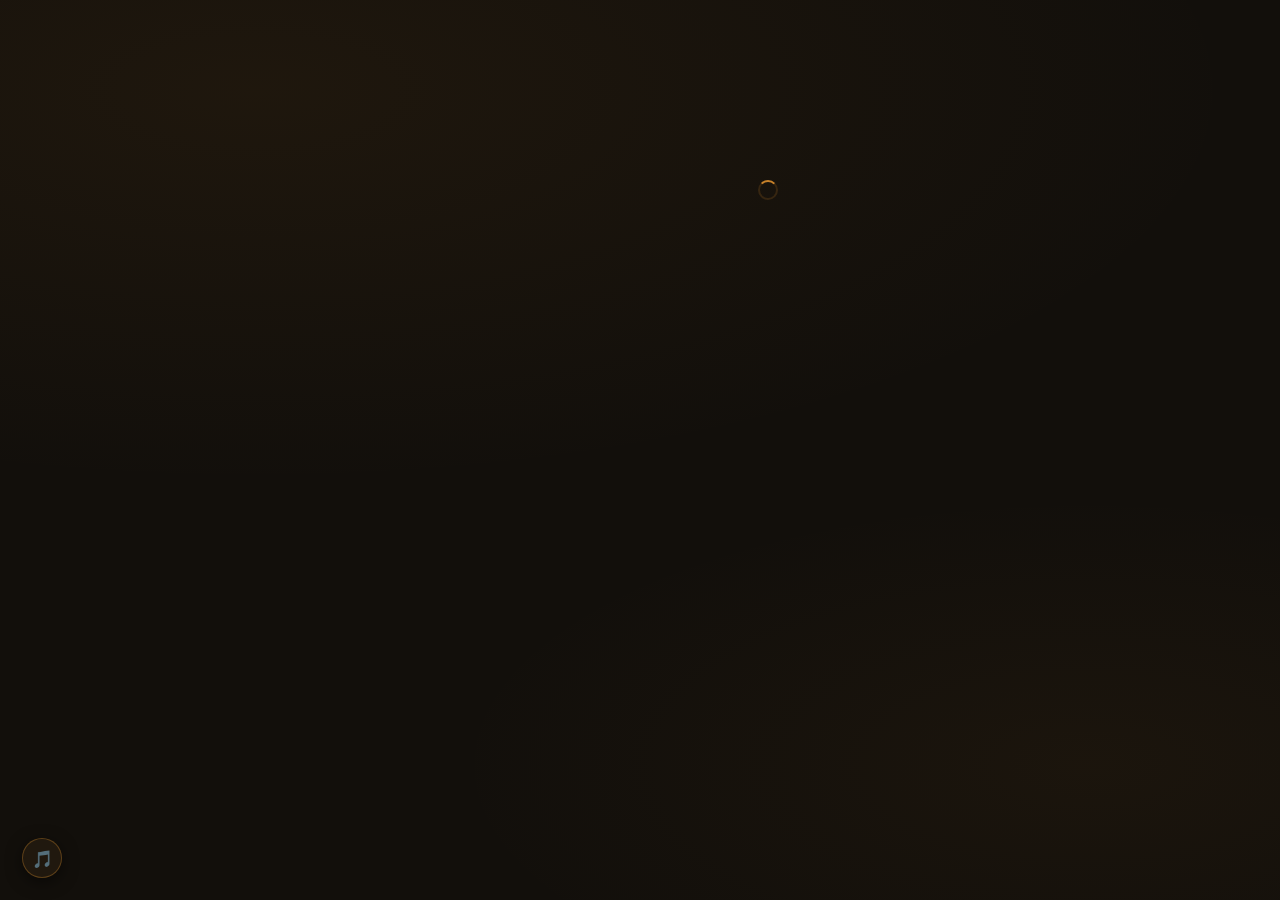
<file: subject.html>
<!DOCTYPE html>
<html lang="en">
<head>
<meta charset="UTF-8"><meta name="viewport" content="width=device-width,initial-scale=1">
<title>Subject — Vidya Mandir</title>
<link rel="stylesheet" href="css/style.css">
<style>
.subj-hero{background:linear-gradient(135deg,rgba(var(--br),.16) 0%,rgba(var(--br),.04) 100%);border:1px solid var(--bdr2);border-radius:var(--rl);padding:24px 26px;margin-bottom:22px;position:relative;overflow:hidden}
.subj-hero::before{content:'';position:absolute;top:0;left:0;right:0;height:3px;background:var(--sh-g,linear-gradient(90deg,var(--b),var(--a)))}
.topic-filter{display:flex;gap:6px;flex-wrap:wrap;margin-bottom:16px}
.tf-btn{padding:5px 14px;border-radius:99px;font-size:.78rem;font-weight:700;border:1px solid var(--bdr);background:transparent;color:var(--t3);cursor:pointer;transition:all .15s}
.tf-btn:hover{border-color:var(--bdr2);color:var(--t1)}
.tf-btn.on{background:rgba(var(--br),.14);color:var(--bl);border-color:rgba(var(--br),.3)}
</style>
</head>
<body>
<div id="nb"></div>
<div class="page-layout">
  <div id="sb"></div>
  <main class="main-area" id="mainArea">
    <div style="display:flex;align-items:center;justify-content:center;height:200px"><div class="spinner"></div></div>
  </main>
</div>
<div class="page-watermark"></div>
<script src="js/app.js"></script>
<script src="js/security.js"></script>
<script src="js/theme_todo.js"></script>
<script>
let _activeFilter='all';

document.addEventListener('DOMContentLoaded',async()=>{
  const sid=App.getParam('id');
  if(!sid){location.href='dashboard.html';return;}
  await App.loadData();
  const subj=App.getSubject(sid);
  if(!subj){location.href='dashboard.html';return;}
  document.title=`${subj.name} — Vidya Mandir`;
  App.initPage(sid);

  const p=App.getProgress();
  const sp=p[sid]||{};
  const done=sp.done||[];
  const pct=App.getSubjPct(sid,subj);
  const admData=App._parseLS('vm_admin_data',{pdfs:[],ncertTopics:[],teachers:[]});
  const admPDFs=(admData.pdfs||[]).filter(pdf=>pdf.subject===sid&&!pdf.chapter);
  const admTopics=(admData.ncertTopics||[]).filter(t=>t.subject===sid&&!t.chapter);

  document.getElementById('mainArea').innerHTML=`
    <div class="page-head au">
      <div class="breadcrumb"><a href="dashboard.html">Dashboard</a><span class="sep">›</span><span>${VidyaSec.sanitize(subj.name)}</span></div>
    </div>

    <div class="subj-hero au" style="--sh-g:${subj.gradient}">
      <div style="display:flex;align-items:center;gap:20px;flex-wrap:wrap">
        <div style="font-size:52px;filter:drop-shadow(0 4px 12px rgba(var(--br),.4))">${subj.icon}</div>
        <div style="flex:1;min-width:0">
          <div style="font-family:var(--fd);font-size:1.8rem;font-weight:700;line-height:1.1">${VidyaSec.sanitize(subj.name)}</div>
          <div style="font-family:var(--fd);font-style:italic;font-size:.95rem;color:var(--b);opacity:.8;margin-bottom:6px">${VidyaSec.sanitize(subj.nameHi)}</div>
          <div style="font-size:.85rem;color:var(--t2);margin-bottom:12px">${VidyaSec.sanitize(subj.description)}</div>
          <div style="display:flex;gap:10px;flex-wrap:wrap;font-size:.73rem;color:var(--t3);margin-bottom:12px">
            <span>📄 ${subj.chapters.length} chapters</span>
            <span>✅ ${done.length} done</span>
            <span>📊 ${pct}%</span>
          </div>
          <div class="pbar pbar-lg" style="max-width:320px"><div class="pfill" style="width:${pct}%"></div></div>
        </div>
      </div>
    </div>

    ${admPDFs.length?`
    <div style="margin-bottom:18px" class="au-1">
      <div style="font-family:var(--fd);font-size:.98rem;color:var(--bl);margin-bottom:10px">📁 Resources</div>
      <div class="gcard"><div class="card-top-rule"></div><div class="card-pad">
        ${admPDFs.map(pdf=>`<div class="pdf-row" onclick="window.open('${pdf.url}','_blank')">
          <span style="font-size:20px">📄</span>
          <span style="flex:1;font-size:.84rem;font-weight:600">${VidyaSec.sanitize(pdf.name)}</span>
          <span class="chip chip-tl">${VidyaSec.sanitize(pdf.type||'Notes')}</span>
        </div>`).join('')}
      </div></div>
    </div>`:''}

    ${admTopics.length?`
    <div style="margin-bottom:18px" class="au-1">
      <div style="font-family:var(--fd);font-size:.98rem;color:var(--bl);margin-bottom:10px">⭐ Important Topics</div>
      <div class="topics-card"><div class="card-top-rule"></div>
        ${admTopics.map((t,i)=>`<div class="topic-row">
          <div class="topic-n">${i+1}</div>
          <div class="topic-text">${VidyaSec.sanitize(t.text)}${t.important?' <span style="color:var(--b)">★</span>':''}</div>
          ${t.marks?`<div class="topic-marks">${VidyaSec.sanitize(t.marks)}M</div>`:''}
        </div>`).join('')}
      </div>
    </div>`:''}

    <div class="au-2">
      <div style="display:flex;align-items:center;justify-content:space-between;margin-bottom:11px;flex-wrap:wrap;gap:8px">
        <div style="font-family:var(--fd);font-size:1.1rem;color:var(--bl)">अध्याय &middot; Chapters</div>
        <span style="font-size:.74rem;color:var(--t3)">${subj.chapters.length} in syllabus</span>
      </div>
      <div class="topic-filter">
        <button class="tf-btn on" data-f="all" onclick="filterCh('all',this)">All</button>
        <button class="tf-btn" data-f="pending" onclick="filterCh('pending',this)">Pending</button>
        <button class="tf-btn" data-f="done" onclick="filterCh('done',this)">Completed</button>
      </div>
      <div class="ch-list" id="chList"></div>
    </div>`;

  renderCh(subj, sid, done, sp, admData);
});

function filterCh(f, btn) {
  _activeFilter=f;
  document.querySelectorAll('.tf-btn').forEach(b=>b.classList.toggle('on',b.dataset.f===f));
  const sid=App.getParam('id');
  const subj=App.getSubject(sid);
  const sp=App.getProgress()[sid]||{};
  renderCh(subj, sid, sp.done||[], sp, App._parseLS('vm_admin_data',{pdfs:[],ncertTopics:[]}));
}

function renderCh(subj, sid, done, sp, admData) {
  let chs=subj.chapters;
  if(_activeFilter==='done')    chs=chs.filter(c=>done.includes(c.id));
  if(_activeFilter==='pending') chs=chs.filter(c=>!done.includes(c.id));

  const el=document.getElementById('chList');
  if(!el) return;
  if(!chs.length){el.innerHTML=`<div style="text-align:center;padding:28px;color:var(--t3);font-size:.86rem">No chapters match this filter</div>`;return;}

  el.innerHTML=chs.map((ch,i)=>{
    const isDone=done.includes(ch.id);
    const score=sp.scores?.[ch.id];
    const origIdx=subj.chapters.indexOf(ch);
    const chPDFs=(admData.pdfs||[]).filter(p=>p.chapter===ch.id).length;
    const admTop=(admData.ncertTopics||[]).filter(t=>t.chapter===ch.id).length;
    const bm=App.isBookmarked(sid,ch.id);
    return `<a href="chapter.html?subject=${sid}&chapter=${ch.id}" class="ch-row ${isDone?'done':''}" style="animation:fadeUp .35s ${i*40}ms both">
      <div class="ch-num">${isDone?'✓':String(origIdx+1).padStart(2,'0')}</div>
      <div class="ch-info">
        <div class="ch-title">${VidyaSec.sanitize(ch.title)}</div>
        <div class="ch-metas">
          <span>▶ ${ch.lessons.length} lesson${ch.lessons.length!==1?'s':''}</span>
          <span>⏱ ${ch.duration}</span>
          <span>❓ ${ch.quiz.length} Qs</span>
          <span>⭐ ${(ch.ncertTopics?.length||0)+admTop}</span>
          ${chPDFs?`<span style="color:var(--tll)">📁 ${chPDFs}</span>`:''}
          ${bm?`<span style="color:var(--b)">🔖</span>`:''}
          ${score?`<span class="score-badge">🏆 ${score.pct}%</span>`:''}
          ${isDone?`<span style="color:var(--tll)">✅</span>`:''}
        </div>
      </div>
      <div class="ch-arr">›</div>
    </a>`;
  }).join('');
}
</script>
<script src="js/music.js"></script>
</body>
</html>
</file>
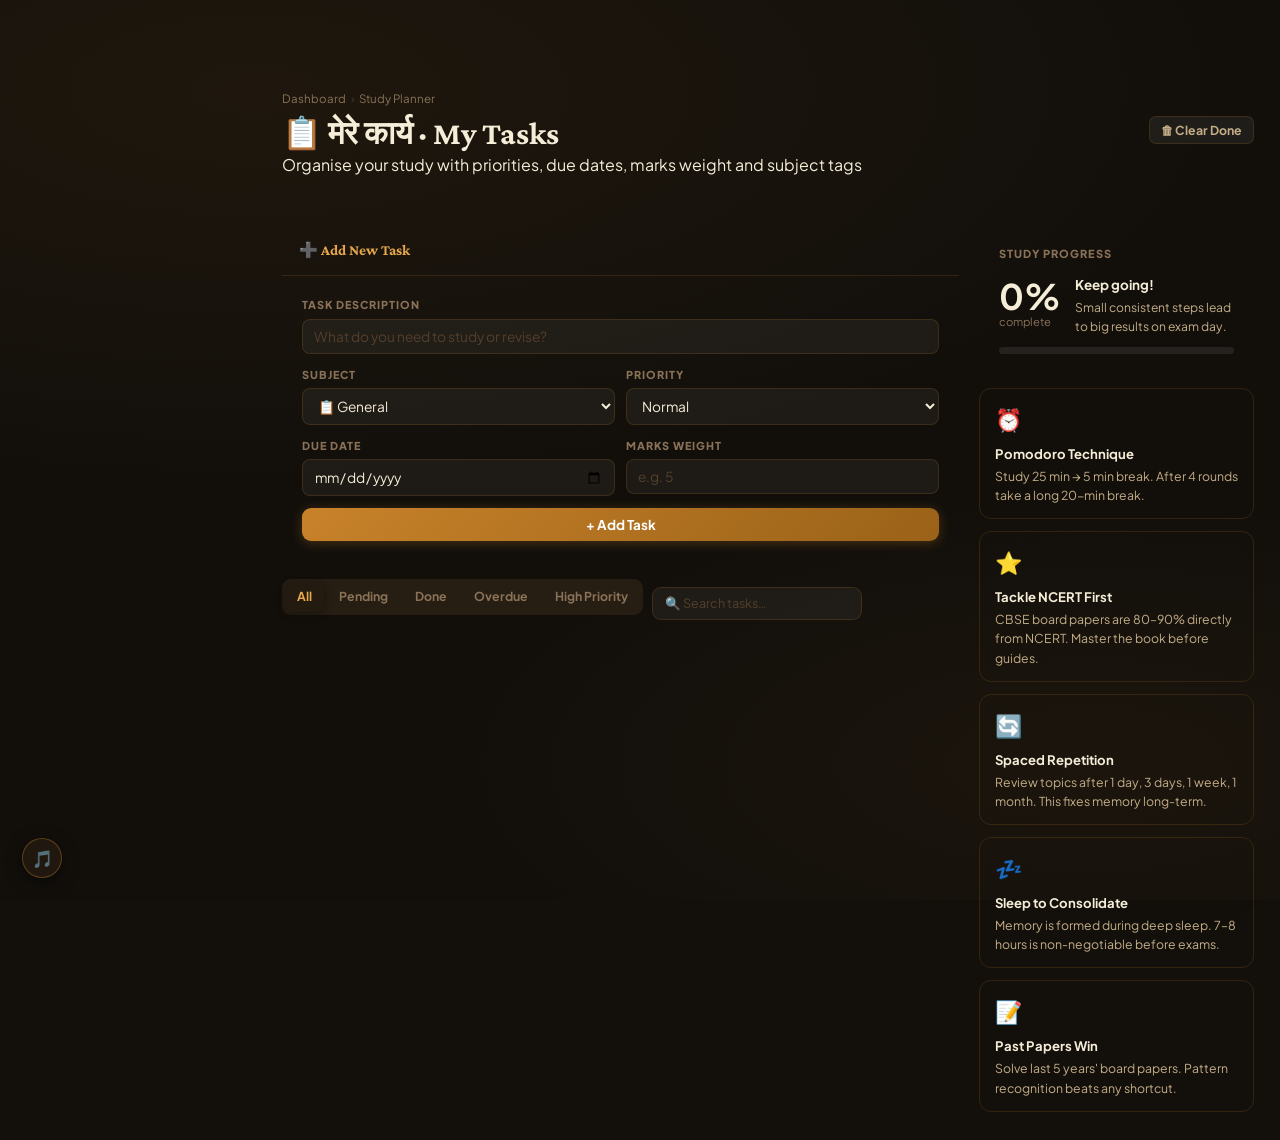
<file: todo.html>
<!DOCTYPE html>
<html lang="en">
<head>
<meta charset="UTF-8"><meta name="viewport" content="width=device-width,initial-scale=1">
<title>Study Planner — Vidya Mandir</title>
<link rel="stylesheet" href="css/style.css">
<style>
.todo-page-grid { display: grid; grid-template-columns: 1fr 275px; gap: 20px; }
.tips-wrap { display: flex; flex-direction: column; gap: 12px; }
.tip-card { background: var(--surf); border: 1px solid var(--bdr); border-radius: var(--r); padding: 13px 15px; position: relative; overflow: hidden; }
.tip-card::before { content: ''; position: absolute; top: 0; left: 0; right: 0; height: 2px; background: linear-gradient(90deg, transparent, var(--saffron-d), transparent); }
.tip-icon { font-size: 22px; margin-bottom: 6px; }
.tip-title { font-size: .82rem; font-weight: 700; color: var(--saffron-l); margin-bottom: 3px; font-family: var(--font-d); }
.tip-text { font-size: .77rem; color: var(--t2); line-height: 1.55; }
.prog-ring { display: flex; align-items: center; gap: 14px; }
.ring-num { font-family: var(--font-d); font-size: 2.2rem; font-weight: 700; color: var(--saffron-l); line-height: 1; }
@media(max-width:860px) { .todo-page-grid { grid-template-columns: 1fr } }
</style>
</head>
<body>
<div id="nb"></div>
<div class="page-layout">
  <div id="sb"></div>
  <main class="main-area">

    <div class="page-head au">
      <div class="breadcrumb"><a href="dashboard.html">Dashboard</a><span class="sep">›</span><span>Study Planner</span></div>
      <div style="display:flex;align-items:flex-start;justify-content:space-between;flex-wrap:wrap;gap:10px">
        <div>
          <h1>📋 <span class="accent">मेरे कार्य</span> &middot; My Tasks</h1>
          <div class="subtitle">Organise your study with priorities, due dates, marks weight and subject tags</div>
        </div>
        <button class="btn btn-gh btn-sm" onclick="TodoPage.clearDone()">🗑 Clear Done</button>
      </div>
    </div>

    <div class="stats-strip au-1" id="todo-stats"></div>

    <div class="todo-page-grid">
      <!-- LEFT: Add + List -->
      <div>
        <!-- Add Task -->
        <div class="card au-2" style="margin-bottom:18px">
          <div class="card-top-rule"></div>
          <div class="card-head"><h3>➕ Add New Task</h3></div>
          <div class="card-pad">
            <div class="fg">
              <label>Task Description</label>
              <input class="fc" id="ftText" placeholder="What do you need to study or revise?"
                onkeydown="if(event.key==='Enter')TodoPage.addTask()">
            </div>
            <div class="fg2">
              <div class="fg">
                <label>Subject</label>
                <select class="fc" id="ftSubj">
                  <option value="general">📋 General</option>
                  <option value="mathematics">📐 Mathematics</option>
                  <option value="science">🔬 Science</option>
                  <option value="social-science">🌍 Social Science</option>
                  <option value="english">📚 English</option>
                </select>
              </div>
              <div class="fg">
                <label>Priority</label>
                <select class="fc" id="ftPri">
                  <option value="normal">Normal</option>
                  <option value="high">🔴 High Priority</option>
                </select>
              </div>
            </div>
            <div class="fg2">
              <div class="fg"><label>Due Date</label><input type="date" class="fc" id="ftDue"></div>
              <div class="fg"><label>Marks Weight</label><input type="number" class="fc" id="ftMarks" placeholder="e.g. 5" min="1" max="20"></div>
            </div>
            <button class="btn btn-b" onclick="TodoPage.addTask()" style="width:100%;justify-content:center">+ Add Task</button>
          </div>
        </div>

        <!-- Filters + Search -->
        <div style="display:flex;gap:9px;margin-bottom:13px;flex-wrap:wrap;align-items:center">
          <div class="filter-tabs">
            <div class="ftab active" data-tf="all" onclick="TodoPage.setFilter('all')">All</div>
            <div class="ftab" data-tf="pending" onclick="TodoPage.setFilter('pending')">Pending</div>
            <div class="ftab" data-tf="done" onclick="TodoPage.setFilter('done')">Done</div>
            <div class="ftab" data-tf="overdue" onclick="TodoPage.setFilter('overdue')">Overdue</div>
            <div class="ftab" data-tf="high" onclick="TodoPage.setFilter('high')">High Priority</div>
          </div>
          <input class="todo-inp" style="flex:1;min-width:140px;max-width:210px;height:33px;font-size:.79rem"
            placeholder="🔍 Search tasks…"
            oninput="TodoPage.searchQ=this.value.toLowerCase();TodoPage.render()">
        </div>

        <div class="todo-items" id="fullTodoList"></div>
      </div>

      <!-- RIGHT: Progress + Tips -->
      <div>
        <!-- Progress -->
        <div class="card au-1" style="margin-bottom:14px">
          <div class="card-top-rule"></div>
          <div class="card-pad">
            <div style="font-size:.69rem;font-weight:800;color:var(--t3);text-transform:uppercase;letter-spacing:.09em;margin-bottom:11px">Study Progress</div>
            <div class="prog-ring" style="margin-bottom:12px">
              <div>
                <div class="ring-num" id="todo-pct">0%</div>
                <div style="font-size:.7rem;color:var(--t3)">complete</div>
              </div>
              <div style="flex:1">
                <div style="font-size:.84rem;font-weight:700;margin-bottom:3px">Keep going!</div>
                <div style="font-size:.76rem;color:var(--t2);line-height:1.5">Small consistent steps lead to big results on exam day.</div>
              </div>
            </div>
            <div class="pbar pbar-lg"><div class="pfill" id="todo-pf" style="width:0%"></div></div>
          </div>
        </div>

        <!-- Study Tips -->
        <div class="tips-wrap au-2">
          <div class="tip-card">
            <div class="tip-icon">⏰</div>
            <div class="tip-title">Pomodoro Technique</div>
            <div class="tip-text">Study 25 min → 5 min break. After 4 rounds take a long 20-min break.</div>
          </div>
          <div class="tip-card">
            <div class="tip-icon">⭐</div>
            <div class="tip-title">Tackle NCERT First</div>
            <div class="tip-text">CBSE board papers are 80–90% directly from NCERT. Master the book before guides.</div>
          </div>
          <div class="tip-card">
            <div class="tip-icon">🔄</div>
            <div class="tip-title">Spaced Repetition</div>
            <div class="tip-text">Review topics after 1 day, 3 days, 1 week, 1 month. This fixes memory long-term.</div>
          </div>
          <div class="tip-card">
            <div class="tip-icon">💤</div>
            <div class="tip-title">Sleep to Consolidate</div>
            <div class="tip-text">Memory is formed during deep sleep. 7–8 hours is non-negotiable before exams.</div>
          </div>
          <div class="tip-card">
            <div class="tip-icon">📝</div>
            <div class="tip-title">Past Papers Win</div>
            <div class="tip-text">Solve last 5 years' board papers. Pattern recognition beats any shortcut.</div>
          </div>
        </div>
      </div>
    </div>
  </main>
</div>
<script src="js/app.js"></script>
<script src="js/theme_todo.js"></script>
<script>
document.addEventListener('DOMContentLoaded', () => {
  App.initPage('todo');
  // Set today as minimum date
  const today = new Date().toISOString().split('T')[0];
  const dueFld = document.getElementById('ftDue');
  if (dueFld) dueFld.min = today;
  TodoPage.render();
});
</script>
<div class="page-watermark"></div>
<script src="js/music.js"></script>
</body>
</html>
</file>
<file: css/style.css>
/*
  VIDYA MANDIR v3 — 4 Heritage Themes
  Rajasthani · Mandala · Kalamkari · Tanjore
*/
@import url('https://fonts.googleapis.com/css2?family=Plus+Jakarta+Sans:wght@300;400;500;600;700;800&family=Crimson+Pro:ital,wght@0,400;0,600;0,700;1,400&family=Fira+Code:wght@400;500&display=swap');

/* ── THEME 1: Rajasthani (default) ── */
:root,[data-scheme="rajasthani"]{
--b:#C8822A;--bl:#E8A84C;--bd:#9A6218;--br:200,130,42;
--a:#B05838;--al:#D07858;--tl:#5A7A52;--tll:#7AA062;
--bg:#13100C;--bg2:#1C1610;--bg3:#261D13;--bg4:#302516;
--gl:rgba(26,20,12,0.72);--gl2:rgba(35,27,15,0.88);
--bdr:rgba(200,130,42,0.18);--bdr2:rgba(200,130,42,0.36);
--glow:rgba(200,130,42,0.2);--timg:url('../assets/bg-pattern.png');
--t1:#F5EDD8;--t2:#C4AE88;--t3:#8A7258;--t4:#54402C;
}

/* ── THEME 2: Mandala ── */
[data-scheme="mandala"]{
--b:#D44020;--bl:#F06040;--bd:#A83018;--br:212,64,32;
--a:#E08020;--al:#F0A040;--tl:#8B3A20;--tll:#B05A38;
--bg:#120A06;--bg2:#1A0E08;--bg3:#24140A;--bg4:#2E1A0E;
--gl:rgba(26,14,8,0.75);--gl2:rgba(36,20,10,0.90);
--bdr:rgba(212,64,32,0.2);--bdr2:rgba(212,64,32,0.4);
--glow:rgba(212,64,32,0.22);--timg:url('../assets/theme-mandala.png');
--t1:#FFF0E8;--t2:#D4B0A0;--t3:#906858;--t4:#5A3028;
}

/* ── THEME 3: Kalamkari ── */
[data-scheme="kalamkari"]{
--b:#2A7A7A;--bl:#4A9A9A;--bd:#1A5A5A;--br:42,122,122;
--a:#A86A20;--al:#C88A40;--tl:#5A3A8A;--tll:#7A5AAA;
--bg:#080F10;--bg2:#0E1618;--bg3:#141E20;--bg4:#1A2628;
--gl:rgba(10,20,22,0.75);--gl2:rgba(14,24,26,0.90);
--bdr:rgba(42,122,122,0.2);--bdr2:rgba(42,122,122,0.42);
--glow:rgba(42,122,122,0.22);--timg:url('../assets/theme-kalamkari.png');
--t1:#E8F4F4;--t2:#9ABABA;--t3:#5A7A7A;--t4:#2A4A4A;
}

/* ── THEME 4: Tanjore ── */
[data-scheme="tanjore"]{
--b:#B8881A;--bl:#D8A83A;--bd:#906814;--br:184,136,26;
--a:#7A2060;--al:#9A4080;--tl:#1A6878;--tll:#3A8898;
--bg:#0C0A14;--bg2:#14101E;--bg3:#1C1628;--bg4:#241E32;
--gl:rgba(18,14,26,0.75);--gl2:rgba(24,18,34,0.90);
--bdr:rgba(184,136,26,0.2);--bdr2:rgba(184,136,26,0.4);
--glow:rgba(184,136,26,0.22);--timg:url('../assets/theme-tanjore.png');
--t1:#F0EAF8;--t2:#B8A8C8;--t3:#786888;--t4:#483858;
}

/* ── LIGHT MODE ── */
[data-mode="light"]{
--bg:#FDFAF4;--bg2:#F5EFE4;--bg3:#EDE4D4;--bg4:#E4D8C4;
--gl:rgba(255,252,248,0.82);--gl2:rgba(250,245,235,0.94);
--t1:#1A120A;--t2:#4A3420;--t3:#7A6040;--t4:#AA9070;
}

/* ── CONSTANTS ── */
:root{
--nav-h:62px;--sb-w:256px;--r:12px;--rl:20px;--rxl:28px;
--ease:cubic-bezier(0.25,1,0.5,1);--spring:cubic-bezier(0.34,1.56,0.64,1);--t:.24s;
--fu:'Plus Jakarta Sans',system-ui,sans-serif;
--fd:'Crimson Pro',Georgia,serif;--fm:'Fira Code',monospace;
--sh:0 6px 24px rgba(0,0,0,.35);--shl:0 16px 48px rgba(0,0,0,.5);
}

*,*::before,*::after{box-sizing:border-box;margin:0;padding:0}
html{scroll-behavior:smooth}
body{font-family:var(--fu);background:var(--bg);color:var(--t1);min-height:100vh;overflow-x:hidden;-webkit-font-smoothing:antialiased;line-height:1.6}
a{text-decoration:none;color:inherit}
button{cursor:pointer;font-family:var(--fu);border:none;background:none;color:inherit}
input,select,textarea{font-family:var(--fu)}
ul{list-style:none}
img{max-width:100%;display:block}
::-webkit-scrollbar{width:5px;height:5px}
::-webkit-scrollbar-track{background:transparent}
::-webkit-scrollbar-thumb{background:var(--bd);border-radius:99px}

/* ── BACKGROUND ── */
body::before{content:'';position:fixed;inset:0;z-index:-2;background-image:var(--timg);background-size:cover;background-position:center;opacity:.055;filter:saturate(1.4);transition:background-image .6s}
body::after{content:'';position:fixed;inset:0;z-index:-1;background:radial-gradient(ellipse 140% 80% at 20% 10%,rgba(var(--br),.07) 0%,transparent 55%),radial-gradient(ellipse 100% 60% at 85% 85%,rgba(var(--br),.05) 0%,transparent 50%),linear-gradient(180deg,var(--bg) 0%,var(--bg) 100%);opacity:.98}

/* ── NAVBAR ── */
.topnav{position:fixed;top:0;left:0;right:0;height:var(--nav-h);background:var(--gl2);backdrop-filter:blur(24px) saturate(1.6);border-bottom:1px solid var(--bdr);display:flex;align-items:center;padding:0 18px;gap:12px;z-index:300}
.topnav::after{content:'';position:absolute;bottom:-1px;left:8%;right:8%;height:1px;background:linear-gradient(90deg,transparent,var(--b),var(--a),var(--b),transparent);opacity:.5}
[data-mode="light"] .topnav{background:rgba(255,252,245,0.94)}
.nav-brand{display:flex;align-items:center;gap:10px;flex-shrink:0;text-decoration:none}
.nav-gem{width:38px;height:38px;border-radius:10px;background:linear-gradient(135deg,var(--b),var(--bd));display:flex;align-items:center;justify-content:center;font-size:18px;flex-shrink:0;position:relative;overflow:hidden;box-shadow:0 0 16px rgba(var(--br),.4),inset 0 1px 0 rgba(255,255,255,.2);transition:box-shadow var(--t)}
.nav-gem::before{content:'';position:absolute;inset:0;background:radial-gradient(circle at 38% 32%,rgba(255,255,255,.3),transparent 52%)}
.nav-title{font-size:1.08rem;font-weight:800;color:var(--t1);display:block;letter-spacing:-.2px}
.nav-sub{font-size:.58rem;color:var(--b);letter-spacing:.13em;text-transform:uppercase;font-weight:700;display:block}
.nav-search{flex:1;max-width:400px;position:relative}
.nav-search input{width:100%;height:36px;background:rgba(255,255,255,.06);border:1px solid var(--bdr);border-radius:99px;padding:0 14px 0 38px;color:var(--t1);font-size:.84rem;outline:none;transition:all var(--t) var(--ease);font-family:var(--fu)}
[data-mode="light"] .nav-search input{background:rgba(0,0,0,.05)}
.nav-search input:focus{border-color:var(--b);background:rgba(var(--br),.07);box-shadow:0 0 0 3px rgba(var(--br),.12)}
.nav-search input::placeholder{color:var(--t4);font-size:.82rem}
.nav-sico{position:absolute;left:12px;top:50%;transform:translateY(-50%);color:var(--t3);font-size:14px;pointer-events:none}
.search-drop{position:absolute;top:calc(100% + 8px);left:0;right:0;background:var(--gl2);border:1px solid var(--bdr2);backdrop-filter:blur(20px);border-radius:var(--rl);box-shadow:var(--shl);overflow:hidden;display:none;z-index:999;max-height:330px;overflow-y:auto}
.search-drop.open{display:block}
.sd-row{display:flex;align-items:center;gap:10px;padding:10px 14px;cursor:pointer;transition:background .12s;border-bottom:1px solid var(--bdr)}
.sd-row:last-child{border-bottom:none}
.sd-row:hover{background:rgba(var(--br),.08)}
.sd-ico{width:30px;height:30px;border-radius:8px;background:var(--bg3);display:flex;align-items:center;justify-content:center;font-size:14px;flex-shrink:0}
.sd-title{font-size:.85rem;font-weight:600}
.sd-sub{font-size:.71rem;color:var(--t3)}
.nav-right{display:flex;align-items:center;gap:6px;margin-left:auto}
.nav-ic{width:34px;height:34px;border-radius:9px;display:flex;align-items:center;justify-content:center;background:rgba(255,255,255,.05);border:1px solid var(--bdr);color:var(--t2);font-size:14px;transition:all .15s;position:relative;cursor:pointer;text-decoration:none}
.nav-ic:hover{background:rgba(var(--br),.12);border-color:var(--bdr2);color:var(--b);transform:scale(1.05)}
.nav-ic.lit{background:rgba(var(--br),.15);border-color:var(--bd);color:var(--b)}
.notif-pip{position:absolute;top:6px;right:6px;width:7px;height:7px;border-radius:50%;background:var(--a);border:2px solid var(--bg);display:none}
.mob-burger{display:none;width:34px;height:34px;border-radius:9px;background:rgba(255,255,255,.05);border:1px solid var(--bdr);align-items:center;justify-content:center;color:var(--t2);font-size:18px;cursor:pointer;transition:all .15s}
.user-pill{display:flex;align-items:center;gap:8px;padding:3px 12px 3px 3px;background:rgba(var(--br),.08);border:1px solid var(--bdr);border-radius:99px;cursor:pointer;transition:all .15s}
.user-pill:hover{border-color:var(--bdr2)}
.user-av{width:28px;height:28px;border-radius:50%;background:linear-gradient(135deg,var(--b),var(--a));display:flex;align-items:center;justify-content:center;font-weight:800;font-size:.72rem;color:#fff;flex-shrink:0;font-family:var(--fd)}
.user-nm{font-size:.78rem;font-weight:700}

/* ── LAYOUT ── */
.page-layout{display:flex;padding-top:var(--nav-h);min-height:100vh}
.main-area{flex:1;margin-left:var(--sb-w);padding:28px 26px;min-height:calc(100vh - var(--nav-h))}

/* ── SIDEBAR ── */
.sidebar{width:var(--sb-w);position:fixed;top:var(--nav-h);left:0;bottom:0;background:var(--gl);backdrop-filter:blur(20px);border-right:1px solid var(--bdr);overflow-y:auto;padding:16px 10px 24px;display:flex;flex-direction:column;gap:1px;transition:transform .36s var(--ease);z-index:200}
.sidebar::after{content:'';position:absolute;top:10%;right:-1px;bottom:10%;width:1px;background:linear-gradient(180deg,transparent,var(--bd),var(--a),var(--bd),transparent);opacity:.3}
[data-mode="light"] .sidebar{background:rgba(255,250,240,.94)}
.sb-lbl{font-size:.6rem;font-weight:800;text-transform:uppercase;letter-spacing:.14em;color:var(--t4);padding:10px 12px 4px;margin-top:8px}
.sb-link{display:flex;align-items:center;gap:9px;padding:9px 11px;border-radius:var(--r);color:var(--t2);font-size:.84rem;font-weight:600;transition:all .15s;cursor:pointer;text-decoration:none;position:relative}
.sb-link:hover{background:rgba(var(--br),.09);color:var(--t1)}
.sb-link.on{background:linear-gradient(135deg,rgba(var(--br),.18),rgba(var(--br),.08));color:var(--bl);border:1px solid rgba(var(--br),.22)}
.sb-link.on::before{content:'';position:absolute;left:-10px;top:7px;bottom:7px;width:3px;border-radius:0 3px 3px 0;background:linear-gradient(180deg,var(--b),var(--a))}
.sb-icon{width:28px;height:28px;border-radius:8px;display:flex;align-items:center;justify-content:center;font-size:14px;background:rgba(255,255,255,.04);flex-shrink:0;transition:background .15s}
.sb-link.on .sb-icon{background:rgba(var(--br),.18)}
.sb-badge{margin-left:auto;font-size:.63rem;font-weight:800;padding:2px 7px;border-radius:99px;background:rgba(var(--br),.14);color:var(--bl)}
.sb-div{height:1px;background:var(--bdr);margin:8px 10px}

/* ── PAGE HEADER ── */
.page-head{margin-bottom:24px}
.breadcrumb{display:flex;align-items:center;gap:5px;font-size:.72rem;color:var(--t3);margin-bottom:8px;flex-wrap:wrap}
.breadcrumb a{color:var(--t3);transition:color .15s}
.breadcrumb a:hover{color:var(--b)}
.breadcrumb .sep{opacity:.4}
.page-head h1{font-family:var(--fd);font-size:2rem;font-weight:700;line-height:1.1;color:var(--t1);letter-spacing:-.2px}
.page-head h1 .hi{color:var(--bl)}
.page-head .lead{color:var(--t2);margin-top:5px;font-size:.9rem;line-height:1.6}

/* ── GLASS CARD ── */
.gcard{background:var(--gl);backdrop-filter:blur(16px);border:1px solid var(--bdr);border-radius:var(--rl);position:relative;overflow:hidden;transition:all var(--t) var(--ease)}
.gcard:hover{border-color:var(--bdr2);box-shadow:var(--sh),0 0 28px var(--glow)}
.gcard::before{content:'';position:absolute;top:0;left:0;right:0;height:1px;background:linear-gradient(90deg,transparent,rgba(255,255,255,.12),transparent)}
[data-mode="light"] .gcard{background:rgba(255,252,245,.85)}
.card-bar{position:absolute;top:0;left:0;right:0;height:3px;background:var(--card-c,linear-gradient(90deg,var(--b),var(--a)))}
.card-glow-bubble{position:absolute;top:-40px;right:-40px;width:110px;height:110px;border-radius:50%;background:var(--card-c,var(--glow));opacity:.15;transition:transform .5s;pointer-events:none}
.gcard:hover .card-glow-bubble{transform:scale(1.7)}
.card-pad{padding:20px}
.card-head{padding:13px 17px;border-bottom:1px solid var(--bdr);display:flex;align-items:center;justify-content:space-between}
.card-head h3{font-family:var(--fd);font-size:.94rem;font-weight:700;color:var(--bl);display:flex;align-items:center;gap:7px}

/* ── STATS ── */
.stats-strip{display:grid;grid-template-columns:repeat(4,1fr);gap:12px;margin-bottom:24px}
.stat-tile{background:var(--gl);border:1px solid var(--bdr);border-radius:var(--rl);padding:16px 18px;display:flex;align-items:center;gap:12px;position:relative;overflow:hidden;transition:all var(--t) var(--ease)}
.stat-tile::before{content:'';position:absolute;bottom:0;left:0;right:0;height:2px;background:linear-gradient(90deg,var(--bd),var(--bl),var(--bd));opacity:0;transition:opacity var(--t)}
.stat-tile:hover{border-color:var(--bdr2);transform:translateY(-3px);box-shadow:var(--sh),0 0 20px rgba(var(--br),.15)}
.stat-tile:hover::before{opacity:1}
.stat-ico{width:42px;height:42px;border-radius:12px;display:flex;align-items:center;justify-content:center;font-size:18px;flex-shrink:0;background:rgba(var(--br),.1);border:1px solid rgba(var(--br),.18)}
.stat-num{font-family:var(--fd);font-size:1.75rem;font-weight:700;line-height:1;color:var(--bl)}
.stat-lbl{font-size:.67rem;color:var(--t3);margin-top:3px;font-weight:700;text-transform:uppercase;letter-spacing:.07em}

/* ── BUTTONS ── */
.btn{display:inline-flex;align-items:center;justify-content:center;gap:6px;padding:8px 16px;border-radius:9px;font-size:.84rem;font-weight:700;transition:all .14s var(--ease);cursor:pointer;border:none;white-space:nowrap;font-family:var(--fu)}
.btn-b{background:linear-gradient(135deg,var(--b),var(--bd));color:#fff;box-shadow:0 2px 12px rgba(var(--br),.3)}
.btn-b:hover{filter:brightness(1.1);transform:translateY(-1px);box-shadow:0 5px 20px rgba(var(--br),.42)}
.btn-ac{background:rgba(var(--br),.14);color:var(--al);border:1px solid rgba(var(--br),.28)}
.btn-ac:hover{background:rgba(var(--br),.22)}
.btn-gh{background:rgba(255,255,255,.06);color:var(--t2);border:1px solid var(--bdr)}
.btn-gh:hover{background:rgba(var(--br),.09);color:var(--t1);border-color:var(--bdr2)}
.btn-tl{background:rgba(var(--br),.12);color:var(--tll);border:1px solid rgba(var(--br),.25)}
.btn-tl:hover{background:rgba(var(--br),.2)}
.btn-dn{background:rgba(var(--br),.1);color:var(--al);border:1px solid rgba(var(--br),.22)}
.btn-dn:hover{background:rgba(var(--br),.2)}
.btn-sm{padding:5px 11px;font-size:.77rem;border-radius:7px}
.btn-lg{padding:12px 26px;font-size:.95rem;border-radius:12px}
.btn:disabled{opacity:.36;pointer-events:none}

/* ── CHIPS ── */
.chip{display:inline-flex;align-items:center;gap:4px;padding:2px 9px;border-radius:99px;font-size:.68rem;font-weight:700}
.chip-b{background:rgba(var(--br),.13);color:var(--bl);border:1px solid rgba(var(--br),.25)}
.chip-a{background:rgba(var(--br),.1);color:var(--al);border:1px solid rgba(var(--br),.22)}
.chip-tl{background:rgba(var(--br),.1);color:var(--tll);border:1px solid rgba(var(--br),.2)}
.chip-nc{background:linear-gradient(135deg,rgba(var(--br),.18),rgba(var(--br),.1));color:var(--bl);border:1px solid rgba(var(--br),.3)}

/* ── PROGRESS BAR ── */
.pbar{height:5px;background:rgba(255,255,255,.08);border-radius:99px;overflow:hidden}
.pfill{height:100%;border-radius:99px;background:linear-gradient(90deg,var(--bd),var(--bl));transition:width .9s var(--ease)}
.pbar-lg{height:7px}
.pbar-sm{height:3px}

/* ── SUBJECTS GRID ── */
.subjects-grid{display:grid;grid-template-columns:repeat(auto-fill,minmax(255px,1fr));gap:16px}
.subj-card{background:var(--gl);border:1px solid var(--bdr);border-radius:var(--rxl);padding:22px;cursor:pointer;text-decoration:none;color:inherit;display:block;position:relative;overflow:hidden;transition:all var(--t) var(--ease)}
.subj-card::before{content:'';position:absolute;top:0;left:0;right:0;height:3px;background:var(--sc-g)}
.sc-blob{position:absolute;top:-20px;right:-20px;width:110px;height:110px;border-radius:50%;background:var(--sc-gw);transition:transform .5s var(--ease),opacity .3s;opacity:.25}
.subj-card:hover{border-color:var(--bdr2);transform:translateY(-5px) scale(1.01);box-shadow:var(--shl)}
.subj-card:hover .sc-blob{transform:scale(1.8);opacity:.18}
.subj-card:hover .sc-go{background:var(--b);color:#fff;transform:rotate(-40deg) scale(1.1)}
.sc-top{display:flex;align-items:flex-start;justify-content:space-between;margin-bottom:14px}
.sc-em{width:50px;height:50px;border-radius:14px;display:flex;align-items:center;justify-content:center;font-size:24px;background:var(--sc-bg);border:1px solid var(--sc-bdr);flex-shrink:0}
.sc-go{width:28px;height:28px;border-radius:9px;display:flex;align-items:center;justify-content:center;background:rgba(255,255,255,.06);color:var(--t3);font-size:13px;transition:all .22s var(--spring);flex-shrink:0}
.sc-name{font-family:var(--fd);font-size:1.1rem;font-weight:700;color:var(--t1);line-height:1.2}
.sc-hint{font-size:.72rem;color:var(--t2);margin-top:5px;line-height:1.5}
.sc-meta{display:flex;gap:10px;margin:12px 0;flex-wrap:wrap}
.sc-mi{font-size:.71rem;color:var(--t3);display:flex;align-items:center;gap:3px}
.sc-foot{margin-top:13px;padding-top:11px;border-top:1px solid var(--bdr);display:flex;align-items:center;justify-content:space-between}
.sc-pill{padding:4px 13px;border-radius:99px;font-size:.7rem;font-weight:800;background:linear-gradient(135deg,var(--b),var(--bd));color:#fff;transition:filter .15s}
.subj-card:hover .sc-pill{filter:brightness(1.12)}

/* ── CHAPTER LIST ── */
.ch-list{display:flex;flex-direction:column;gap:9px}
.ch-row{display:flex;align-items:center;gap:12px;padding:13px 17px;background:var(--gl);border:1px solid var(--bdr);border-radius:var(--r);cursor:pointer;text-decoration:none;color:inherit;transition:all var(--t) var(--ease);position:relative;overflow:hidden}
.ch-row::after{content:'';position:absolute;left:0;top:0;bottom:0;width:3px;background:transparent;border-radius:0 2px 2px 0;transition:background .2s}
.ch-row:hover{border-color:var(--bdr2);transform:translateX(4px);box-shadow:var(--sh)}
.ch-row:hover::after{background:linear-gradient(180deg,var(--b),var(--a))}
.ch-row.done::after{background:var(--tl)}
.ch-num{width:36px;height:36px;border-radius:9px;background:rgba(var(--br),.08);border:1px solid var(--bdr);display:flex;align-items:center;justify-content:center;font-family:var(--fm);font-size:.78rem;font-weight:500;color:var(--t3);flex-shrink:0;transition:all .15s}
.ch-row:hover .ch-num{background:var(--b);color:#fff;border-color:var(--b)}
.ch-row.done .ch-num{background:rgba(var(--br),.15);color:var(--tll);border-color:rgba(var(--br),.25)}
.ch-info{flex:1;min-width:0}
.ch-title{font-size:.9rem;font-weight:700;color:var(--t1);margin-bottom:3px}
.ch-metas{display:flex;gap:9px;font-size:.7rem;color:var(--t3);flex-wrap:wrap;align-items:center}
.ch-arr{color:var(--t4);font-size:12px;transition:all .15s;flex-shrink:0}
.ch-row:hover .ch-arr{transform:translateX(3px);color:var(--b)}

/* ── CHAPTER GRID ── */
.ch-grid{display:grid;grid-template-columns:1fr 288px;gap:20px}
.sec-head{padding:13px 17px;border-bottom:1px solid var(--bdr);display:flex;align-items:center;justify-content:space-between}
.sec-head h3{font-family:var(--fd);font-size:.94rem;font-weight:700;color:var(--bl);display:flex;align-items:center;gap:7px}

/* Video */
.vid-wrap{background:var(--gl);border:1px solid var(--bdr);border-radius:var(--rl);overflow:hidden;margin-bottom:15px}
.vid-embed{position:relative;padding-bottom:56.25%;background:#000}
.vid-embed iframe{position:absolute;top:0;left:0;width:100%;height:100%;border:none}
.vid-meta{padding:13px 17px;border-top:1px solid var(--bdr);display:flex;align-items:center;gap:10px;flex-wrap:wrap}
.vid-meta h3{font-size:.9rem;font-weight:700;flex:1}

/* Lessons */
.lesson-card{background:var(--gl);border:1px solid var(--bdr);border-radius:var(--r);overflow:hidden;margin-bottom:14px}
.lesson-row{display:flex;align-items:center;gap:10px;padding:10px 16px;cursor:pointer;border-bottom:1px solid var(--bdr);transition:background .12s}
.lesson-row:last-child{border-bottom:none}
.lesson-row:hover{background:rgba(var(--br),.06)}
.lesson-row.active{background:rgba(var(--br),.1)}
.lesson-n{width:28px;height:28px;border-radius:7px;background:var(--bg3);display:flex;align-items:center;justify-content:center;font-size:.72rem;font-weight:700;color:var(--t3);flex-shrink:0;font-family:var(--fm);transition:all .15s}
.lesson-row.active .lesson-n{background:var(--b);color:#fff}
.lesson-title{font-size:.83rem;font-weight:600;color:var(--t2);flex:1}
.lesson-dur{font-size:.7rem;color:var(--t3)}

/* Notes */
.notes-card{background:var(--gl);border:1px solid var(--bdr);border-radius:var(--r);overflow:hidden;margin-bottom:14px}
.notes-body{padding:17px;max-height:480px;overflow-y:auto;font-size:.86rem;line-height:1.78;color:var(--t2)}
.n-intro{background:rgba(var(--br),.07);border-radius:9px;padding:12px;border-left:3px solid var(--b);margin-bottom:12px;font-style:italic}
.n-head{font-family:var(--fd);font-size:1rem;font-weight:700;color:var(--bl);margin:15px 0 7px;display:flex;align-items:center;gap:7px}
.n-head::before{content:'⬥';color:var(--b);font-size:10px}
.n-text{margin-bottom:9px;white-space:pre-line}
.n-kp{display:flex;align-items:flex-start;gap:8px;background:rgba(var(--br),.07);border:1px solid var(--bdr2);border-radius:8px;padding:9px 12px;margin-bottom:8px}
.n-kp::before{content:'✦';color:var(--al);flex-shrink:0;font-size:11px;margin-top:3px}
.n-formula{font-family:var(--fm);background:rgba(var(--br),.08);border:1px solid var(--bdr2);border-radius:8px;padding:9px 13px;margin-bottom:9px;color:var(--bl);font-size:.84rem;white-space:pre-wrap}
.n-example{background:var(--bg3);border-radius:9px;padding:12px;margin-bottom:9px;border:1px solid var(--bdr)}
.n-q{font-weight:700;margin-bottom:6px;font-size:.83rem;color:var(--t1)}
.n-a{color:var(--tll);font-family:var(--fm);font-size:.8rem;background:rgba(var(--br),.07);padding:6px 10px;border-radius:6px;white-space:pre-wrap}

/* NCERT topics */
.topics-card{background:var(--gl);border:1px solid var(--bdr);border-radius:var(--r);overflow:hidden;margin-bottom:14px}
.topic-row{display:flex;align-items:flex-start;gap:9px;padding:10px 16px;border-bottom:1px solid var(--bdr)}
.topic-row:last-child{border-bottom:none}
.topic-n{width:22px;height:22px;border-radius:6px;background:rgba(var(--br),.12);color:var(--bl);display:flex;align-items:center;justify-content:center;font-size:.68rem;font-weight:800;flex-shrink:0;margin-top:1px}
.topic-text{flex:1;font-size:.83rem;line-height:1.5}
.topic-marks{font-size:.67rem;font-weight:800;color:var(--al);padding:2px 7px;background:rgba(var(--br),.1);border-radius:99px;flex-shrink:0}

/* PDF */
.pdf-card{background:var(--gl);border:1px solid var(--bdr);border-radius:var(--r);overflow:hidden;margin-bottom:14px}
.pdf-row{display:flex;align-items:center;gap:9px;padding:9px 14px;background:var(--bg3);border-radius:8px;margin-bottom:5px;cursor:pointer;transition:all .14s;border:1px solid transparent}
.pdf-row:hover{background:rgba(var(--br),.08);border-color:var(--bdr)}
.pdf-row:last-child{margin-bottom:0}

/* Quiz */
.quiz-card{background:var(--gl);border:1px solid var(--bdr);border-radius:var(--r);overflow:hidden;margin-bottom:14px}
.quiz-body{padding:17px}
.qpbar{height:4px;background:var(--bg3);border-radius:99px;overflow:hidden;margin-bottom:16px}
.qpfill{height:100%;background:linear-gradient(90deg,var(--b),var(--a));border-radius:99px;transition:width .5s var(--ease)}
.q-label{font-size:.69rem;font-weight:800;color:var(--t3);text-transform:uppercase;letter-spacing:.07em;margin-bottom:5px;display:block}
.q-text{font-size:.94rem;font-weight:700;color:var(--t1);margin-bottom:14px;line-height:1.5}
.q-opts{display:grid;gap:7px}
.q-opt{display:flex;align-items:center;gap:9px;padding:11px 13px;background:var(--bg3);border:1px solid var(--bdr);border-radius:10px;cursor:pointer;font-size:.85rem;color:var(--t2);transition:all .14s;text-align:left;font-family:var(--fu)}
.q-lbl{width:24px;height:24px;border-radius:6px;border:1.5px solid rgba(var(--br),.3);display:flex;align-items:center;justify-content:center;font-size:.7rem;font-weight:700;color:var(--t3);flex-shrink:0;font-family:var(--fm);transition:all .14s}
.q-opt:hover:not(:disabled){border-color:var(--bd);color:var(--t1);background:rgba(var(--br),.07)}
.q-opt:hover .q-lbl{border-color:var(--b);color:var(--b)}
.q-opt.sel{border-color:var(--b);background:rgba(var(--br),.1);color:var(--t1)}
.q-opt.sel .q-lbl{background:var(--b);border-color:var(--b);color:#fff}
.q-opt.ok{border-color:var(--tl);background:rgba(var(--br),.08)}
.q-opt.ok .q-lbl{background:var(--tl);border-color:var(--tl);color:#fff}
.q-opt.ng{border-color:var(--a);background:rgba(var(--br),.07)}
.q-opt.ng .q-lbl{background:var(--a);border-color:var(--a);color:#fff}
.q-fb{margin-top:9px;padding:8px 12px;border-radius:8px;font-size:.82rem;display:none}
.q-fb.show{display:block}
.q-fb.ok{background:rgba(var(--br),.1);color:var(--tll);border:1px solid rgba(var(--br),.22)}
.q-fb.ng{background:rgba(var(--br),.08);color:var(--al);border:1px solid rgba(var(--br),.2)}
.q-acts{display:flex;gap:8px;margin-top:13px;flex-wrap:wrap}
.quiz-result{text-align:center;padding:24px 17px}
.qr-em{font-size:52px;margin-bottom:10px;display:block}
.qr-score{font-family:var(--fd);font-size:3rem;font-weight:700;color:var(--bl);line-height:1}
.qr-sub{font-size:.85rem;color:var(--t3);margin:6px 0 18px}

/* Side cards */
.side-card{background:var(--gl);border:1px solid var(--bdr);border-radius:var(--r);overflow:hidden;margin-bottom:13px}
.teacher-row{display:flex;align-items:center;gap:9px;padding:9px 11px;background:var(--bg3);border-radius:8px}
.teacher-av{width:32px;height:32px;border-radius:9px;display:flex;align-items:center;justify-content:center;font-weight:800;font-size:.8rem;flex-shrink:0;font-family:var(--fd)}
.ch-nav-link{display:flex;align-items:center;gap:7px;padding:8px 10px;font-size:.78rem;color:var(--t2);text-decoration:none;border-radius:7px;margin:2px 7px;transition:all .14s;font-weight:600}
.ch-nav-link:hover{background:rgba(var(--br),.07);color:var(--t1)}
.ch-nav-link.active{background:rgba(var(--br),.12);color:var(--bl)}
.ch-nav-n{width:20px;height:20px;border-radius:5px;background:var(--bg3);display:flex;align-items:center;justify-content:center;font-size:.65rem;font-weight:700;color:var(--t4);flex-shrink:0}
.ch-nav-link.done-ch .ch-nav-n{background:rgba(var(--br),.14);color:var(--tll)}

/* Forms */
.fg{margin-bottom:12px}
.fg label{display:block;font-size:.68rem;font-weight:800;color:var(--t3);text-transform:uppercase;letter-spacing:.09em;margin-bottom:5px}
.fc{width:100%;padding:8px 11px;background:rgba(255,255,255,.05);border:1px solid var(--bdr);border-radius:8px;color:var(--t1);font-size:.86rem;outline:none;transition:all .14s var(--ease);font-family:var(--fu)}
[data-mode="light"] .fc{background:rgba(0,0,0,.04)}
.fc:focus{border-color:var(--b);background:rgba(var(--br),.06);box-shadow:0 0 0 3px rgba(var(--br),.12)}
.fc::placeholder{color:var(--t4)}
.fc option{background:var(--bg2);color:var(--t1)}
.fc-ta{resize:vertical;min-height:78px;line-height:1.6}
.fg2{display:grid;grid-template-columns:1fr 1fr;gap:11px}
.fg3{display:grid;grid-template-columns:1fr 1fr 1fr;gap:11px}

/* Todo */
.todo-add-row{display:flex;gap:7px;margin-bottom:13px}
.todo-inp{flex:1;padding:8px 12px;background:rgba(255,255,255,.05);border:1px solid var(--bdr);border-radius:9px;color:var(--t1);font-size:.84rem;outline:none;transition:all .14s;font-family:var(--fu)}
[data-mode="light"] .todo-inp{background:rgba(0,0,0,.04)}
.todo-inp:focus{border-color:var(--b);box-shadow:0 0 0 3px rgba(var(--br),.1)}
.todo-inp::placeholder{color:var(--t4)}
.filter-tabs{display:flex;gap:3px;background:var(--bg3);border-radius:9px;padding:3px;margin-bottom:12px;width:fit-content;flex-wrap:wrap}
.ftab{padding:5px 12px;border-radius:7px;font-size:.77rem;font-weight:700;color:var(--t3);cursor:pointer;transition:all .14s}
.ftab.active{background:var(--gl2);color:var(--bl);box-shadow:0 2px 8px rgba(0,0,0,.3)}
.todo-items{display:flex;flex-direction:column;gap:5px}
.todo-item{display:flex;align-items:center;gap:10px;padding:10px 13px;background:var(--gl);border:1px solid var(--bdr);border-radius:9px;transition:all .14s;animation:tdIn .2s var(--ease) both}
@keyframes tdIn{from{opacity:0;transform:translateY(6px)}to{opacity:1;transform:translateY(0)}}
.todo-item:hover{border-color:var(--bdr2)}
.todo-item.done-item{opacity:.44}
.todo-cb{width:18px;height:18px;border-radius:5px;border:2px solid rgba(var(--br),.35);display:flex;align-items:center;justify-content:center;cursor:pointer;flex-shrink:0;transition:all .14s;color:transparent;font-size:10px}
.todo-cb.checked{background:var(--b);border-color:var(--b);color:#fff}
.todo-txt{flex:1;font-size:.84rem;color:var(--t2);min-width:0}
.todo-item.done-item .todo-txt{text-decoration:line-through;color:var(--t4)}
.todo-del{width:24px;height:24px;border-radius:6px;display:flex;align-items:center;justify-content:center;color:var(--t4);font-size:12px;opacity:0;transition:all .14s;cursor:pointer;flex-shrink:0}
.todo-item:hover .todo-del{opacity:1}
.todo-del:hover{background:rgba(var(--br),.14);color:var(--al)}
.due-chip{padding:1px 7px;border-radius:99px;font-size:.64rem;font-weight:800;background:rgba(var(--br),.1);color:var(--bl);flex-shrink:0}
.due-chip.late{background:rgba(var(--br),.12);color:var(--al)}

/* Theme selector */
.theme-grid{display:grid;grid-template-columns:1fr 1fr;gap:10px;margin-bottom:16px}
.theme-tile{border-radius:var(--rl);overflow:hidden;cursor:pointer;border:2px solid transparent;transition:all .2s var(--spring);position:relative}
.theme-tile:hover{transform:scale(1.03);box-shadow:var(--sh)}
.theme-tile.selected{border-color:var(--b);box-shadow:0 0 0 3px rgba(var(--br),.25)}
.theme-art{width:100%;height:68px;object-fit:cover;display:block}
.theme-foot{position:absolute;bottom:0;left:0;right:0;padding:5px 8px;background:rgba(0,0,0,.6);backdrop-filter:blur(4px);display:flex;align-items:center;justify-content:space-between}
.theme-foot span{font-size:.72rem;font-weight:700;color:#fff}
.theme-tick{width:16px;height:16px;border-radius:50%;background:var(--b);display:flex;align-items:center;justify-content:center;font-size:9px;color:#fff;opacity:0;transition:opacity .15s}
.theme-tile.selected .theme-tick{opacity:1}

/* Slide panel */
.slide-panel{position:fixed;top:0;right:0;bottom:0;width:306px;background:var(--gl2);backdrop-filter:blur(24px);border-left:1px solid var(--bdr);padding:18px;z-index:400;overflow-y:auto;transform:translateX(100%);transition:transform .36s var(--ease)}
[data-mode="light"] .slide-panel{background:rgba(252,248,240,.97)}
.slide-panel.open{transform:translateX(0)}
.sp-head{display:flex;align-items:center;justify-content:space-between;margin-bottom:16px;padding-bottom:12px;border-bottom:1px solid var(--bdr)}
.sp-head h3{font-family:var(--fd);font-size:1.05rem;font-weight:700;color:var(--bl)}
.sp-lbl{font-size:.65rem;font-weight:800;text-transform:uppercase;letter-spacing:.1em;color:var(--t3);display:block;margin-bottom:9px}
.mode-toggle{display:flex;background:var(--bg3);border-radius:9px;padding:3px;margin-bottom:14px}
.mt-btn{flex:1;padding:7px;border-radius:7px;font-size:.8rem;font-weight:700;color:var(--t3);text-align:center;cursor:pointer;transition:all .14s}
.mt-btn.active{background:var(--gl2);color:var(--t1);box-shadow:0 2px 8px rgba(0,0,0,.3)}
.upload-drop{border:2px dashed var(--bdr2);border-radius:var(--r);padding:18px;text-align:center;cursor:pointer;transition:all .14s;margin-bottom:12px}
.upload-drop:hover{border-color:var(--b);background:rgba(var(--br),.04)}
.swatches-row{display:flex;gap:5px;flex-wrap:wrap;margin-bottom:11px}
.swatch{width:28px;height:28px;border-radius:7px;border:2px solid rgba(255,255,255,.12);cursor:pointer;transition:transform .14s}
.swatch:hover{transform:scale(1.25)}

/* Admin */
.admin-grid{display:grid;grid-template-columns:215px 1fr;gap:18px}
.admin-nav{background:var(--gl);border:1px solid var(--bdr);border-radius:var(--rl);padding:9px;height:fit-content;position:sticky;top:calc(var(--nav-h) + 28px)}
.al-link{display:flex;align-items:center;gap:8px;padding:8px 10px;border-radius:8px;font-size:.82rem;font-weight:600;color:var(--t2);cursor:pointer;transition:all .14s}
.al-link:hover{background:rgba(var(--br),.08);color:var(--t1)}
.al-link.on{background:rgba(var(--br),.12);color:var(--bl)}
.a-panel{display:none}
.a-panel.on{display:block}
.data-tbl{width:100%;border-collapse:collapse}
.data-tbl th{text-align:left;font-size:.68rem;font-weight:800;text-transform:uppercase;letter-spacing:.06em;color:var(--t3);padding:9px 12px;border-bottom:1px solid var(--bdr)}
.data-tbl td{padding:10px 12px;font-size:.83rem;border-bottom:1px solid var(--bdr);color:var(--t2);vertical-align:middle}
.data-tbl tr:last-child td{border-bottom:none}
.data-tbl tr:hover td{background:rgba(var(--br),.03)}
.upload-zone{border:2px dashed var(--bdr2);border-radius:var(--rl);padding:20px;text-align:center;cursor:pointer;transition:all .14s;margin-bottom:12px}
.upload-zone:hover{border-color:var(--b);background:rgba(var(--br),.04)}

/* Login */
.login-wall{position:fixed;inset:0;background:rgba(0,0,0,.88);display:flex;align-items:center;justify-content:center;z-index:500;backdrop-filter:blur(16px)}
.login-box{background:var(--gl2);backdrop-filter:blur(24px);border:1px solid var(--bdr2);border-radius:var(--rxl);padding:40px;width:365px;max-width:94vw;box-shadow:var(--shl);text-align:center;position:relative;overflow:hidden}
.login-box::before{content:'';position:absolute;top:0;left:0;right:0;height:3px;background:linear-gradient(90deg,var(--bd),var(--bl),var(--a),var(--bl),var(--bd))}
.login-box-bg{position:absolute;inset:0;background-image:var(--timg);background-size:cover;opacity:.04;pointer-events:none}
.login-box>*:not(.login-box-bg){position:relative;z-index:1}
.lb-icon{font-size:40px;margin-bottom:12px;display:block}
.lb-title{font-family:var(--fd);font-size:1.5rem;font-weight:700;color:var(--bl);margin-bottom:3px}
.lb-sub{font-size:.83rem;color:var(--t2);margin-bottom:20px}
.lb-err{color:var(--al);font-size:.8rem;margin-bottom:9px;display:none}
.lb-err.show{display:block}

/* Toast */
.toast{position:fixed;bottom:20px;right:20px;background:var(--gl2);backdrop-filter:blur(16px);border:1px solid var(--bdr2);border-radius:11px;padding:10px 16px;font-size:.84rem;font-weight:600;display:flex;align-items:center;gap:8px;box-shadow:var(--shl);z-index:999;transform:translateY(70px);opacity:0;transition:all .36s var(--ease);max-width:310px}
.toast.show{transform:translateY(0);opacity:1}
.backdrop{position:fixed;inset:0;background:rgba(0,0,0,.6);z-index:350;display:none;backdrop-filter:blur(3px)}
.backdrop.on{display:block}
.spinner{width:20px;height:20px;border:2px solid var(--bdr);border-top-color:var(--b);border-radius:50%;animation:spin .7s linear infinite}
@keyframes spin{to{transform:rotate(360deg)}}

/* Landing */
.hero-page{min-height:100vh;display:flex;flex-direction:column;align-items:center;justify-content:center;text-align:center;padding:60px 20px;position:relative;overflow:hidden}
.hero-art{position:absolute;inset:0;background-image:var(--timg);background-size:cover;background-position:center 25%;opacity:.2;filter:saturate(1.4);transition:background-image .5s}
.hero-veil{position:absolute;inset:0;background:radial-gradient(ellipse 95% 75% at 50% 46%,rgba(var(--br),.04) 0%,var(--bg) 70%)}
.hero-content{position:relative;z-index:1;max-width:680px}
.hero-stamp{display:inline-flex;align-items:center;gap:7px;padding:6px 16px;border-radius:99px;margin-bottom:20px;background:rgba(var(--br),.1);border:1px solid rgba(var(--br),.34);font-size:.75rem;font-weight:800;color:var(--bl);letter-spacing:.09em;text-transform:uppercase}
.hero-title{font-family:var(--fd);font-size:clamp(3rem,8vw,6.5rem);font-weight:700;line-height:1.04;margin-bottom:16px}
.hero-title .t1{color:var(--t1);display:block}
.hero-title .t2{background:linear-gradient(135deg,var(--bl),var(--al));-webkit-background-clip:text;-webkit-text-fill-color:transparent;background-clip:text;display:block}
.hero-deva{font-family:var(--fd);font-style:italic;font-size:1rem;color:var(--b);opacity:.75;margin-bottom:11px}
.hero-lead{font-size:1.02rem;color:var(--t2);max-width:500px;margin:0 auto 30px;line-height:1.72}
.hero-btns{display:flex;gap:11px;flex-wrap:wrap;justify-content:center;margin-bottom:32px}
/* Theme switcher row on landing */
.hero-themes{display:flex;gap:8px;justify-content:center;align-items:flex-start;margin-bottom:38px;flex-wrap:wrap}
.ht-wrap{display:flex;flex-direction:column;align-items:center;gap:4px}
.ht-dot{width:42px;height:42px;border-radius:11px;cursor:pointer;transition:all .22s var(--spring);border:2px solid rgba(255,255,255,.12);overflow:hidden;position:relative}
.ht-dot img{width:100%;height:100%;object-fit:cover}
.ht-dot:hover{transform:scale(1.15);border-color:rgba(255,255,255,.4)}
.ht-dot.active{border-color:#fff;box-shadow:0 0 0 3px rgba(255,255,255,.22);transform:scale(1.1)}
.ht-lbl{font-size:.62rem;font-weight:700;color:var(--t3);letter-spacing:.04em;text-align:center}
.pill-row{display:flex;gap:9px;flex-wrap:wrap;justify-content:center;margin-bottom:44px}
.subj-pill{display:flex;align-items:center;gap:7px;padding:9px 18px;background:rgba(255,255,255,.06);border:1px solid var(--bdr);border-radius:99px;font-size:.84rem;font-weight:700;color:var(--t2);cursor:pointer;transition:all var(--t) var(--ease);text-decoration:none}
.subj-pill:hover{border-color:var(--bd);color:var(--bl);transform:translateY(-2px)}
.feat-grid{display:grid;grid-template-columns:repeat(3,1fr);gap:11px;max-width:780px;margin:0 auto}
.feat-card{background:rgba(255,255,255,.04);border:1px solid var(--bdr);border-radius:var(--r);padding:15px;text-align:left;transition:all var(--t) var(--ease)}
.feat-card:hover{border-color:var(--bdr2);background:rgba(var(--br),.05);transform:translateY(-2px)}
.feat-ico{font-size:20px;margin-bottom:8px}
.feat-title{font-size:.84rem;font-weight:700;color:var(--bl);margin-bottom:3px}
.feat-desc{font-size:.73rem;color:var(--t3);line-height:1.5}

/* Animations */
@keyframes fadeUp{from{opacity:0;transform:translateY(13px)}to{opacity:1;transform:translateY(0)}}
.au{animation:fadeUp .38s var(--ease) both}
.au-1{animation:fadeUp .38s .07s var(--ease) both}
.au-2{animation:fadeUp .38s .14s var(--ease) both}
.au-3{animation:fadeUp .38s .21s var(--ease) both}
.au-4{animation:fadeUp .38s .28s var(--ease) both}

/* Responsive */
@media(max-width:1100px){.ch-grid{grid-template-columns:1fr}.stats-strip{grid-template-columns:1fr 1fr}}
@media(max-width:780px){
:root{--sb-w:0px}
.sidebar{transform:translateX(-110%);width:264px}
.sidebar.open{transform:translateX(0)}
.mob-burger{display:flex}
.main-area{margin-left:0;padding:18px 14px}
.subjects-grid{grid-template-columns:1fr}
.admin-grid{grid-template-columns:1fr}
.admin-nav{position:static}
.nav-search{display:none}
.fg2,.fg3{grid-template-columns:1fr}
.feat-grid{grid-template-columns:1fr}
.hero-themes{flex-wrap:wrap}
.todo-add-row{flex-direction:column}
}
@media(max-width:480px){
.stats-strip{grid-template-columns:1fr 1fr}
.page-head h1{font-size:1.55rem}
.hero-title{font-size:2.8rem}
}

/* ═══════════════════════════════════════
   CREATIVE EXTRAS v3
═══════════════════════════════════════ */

/* Animated top-bar on hover for all glass cards */
.gcard:hover::after {
  content: '';
  position: absolute; bottom: 0; left: 0; right: 0; height: 1px;
  background: linear-gradient(90deg, transparent, rgba(var(--br),.3), transparent);
}

/* Pulsing dot indicator */
@keyframes pulse-dot {
  0%,100% { box-shadow: 0 0 0 0 rgba(var(--br),.5); }
  50%      { box-shadow: 0 0 0 6px rgba(var(--br),0); }
}
.live-dot {
  width: 8px; height: 8px; border-radius: 50%;
  background: var(--b); display: inline-block;
  animation: pulse-dot 2s ease infinite;
}

/* Shimmer skeleton */
@keyframes skeleton-shine {
  from { background-position: -200% center; }
  to   { background-position:  200% center; }
}
.skeleton {
  background: linear-gradient(90deg, var(--bg3) 25%, var(--bg4) 50%, var(--bg3) 75%);
  background-size: 200% auto;
  animation: skeleton-shine 1.4s linear infinite;
  border-radius: 6px;
}

/* Chip active state */
.chip.active-chip { box-shadow: 0 0 0 2px rgba(var(--br),.4); }

/* Subject card inner ribbon */
.sc-ribbon {
  position: absolute; top: 14px; right: -10px;
  padding: 3px 18px 3px 10px;
  background: linear-gradient(135deg, var(--b), var(--bd));
  font-size: .62rem; font-weight: 800; color: #fff;
  letter-spacing: .06em; text-transform: uppercase;
  clip-path: polygon(0 0, 100% 0, 90% 100%, 0 100%);
  box-shadow: -2px 2px 8px rgba(0,0,0,.3);
}

/* Section decorative heading */
.section-title {
  font-family: var(--fd); font-size: 1.15rem; font-weight: 700;
  color: var(--bl); display: flex; align-items: center; gap: 10px;
  margin-bottom: 14px;
}
.section-title::after {
  content: ''; flex: 1; height: 1px;
  background: linear-gradient(90deg, rgba(var(--br),.3), transparent);
}

/* Chapter row "new" indicator */
.ch-new-dot {
  width: 7px; height: 7px; border-radius: 50%;
  background: var(--b); flex-shrink: 0;
  animation: pulse-dot 2.5s ease infinite;
}

/* Video card bookmark button */
.vid-bookmark {
  width: 32px; height: 32px; border-radius: 8px;
  background: rgba(var(--br),.1); border: 1px solid var(--bdr);
  display: flex; align-items: center; justify-content: center;
  cursor: pointer; font-size: 14px; transition: all .15s; flex-shrink: 0;
}
.vid-bookmark:hover { background: rgba(var(--br),.2); border-color: var(--bdr2); }
.vid-bookmark.saved { background: rgba(var(--br),.18); color: var(--bl); border-color: var(--b); }

/* Score badge on chapter row */
.score-badge {
  font-size: .68rem; font-weight: 800;
  padding: 2px 8px; border-radius: 99px;
  background: linear-gradient(135deg, rgba(var(--br),.18), rgba(var(--br),.08));
  color: var(--bl); border: 1px solid rgba(var(--br),.25);
}

/* Inner page decorative art watermark */
.page-watermark {
  position: fixed; bottom: -30px; right: -30px;
  width: 260px; height: 260px;
  background-image: var(--timg);
  background-size: cover; border-radius: 50%;
  opacity: 0.028; pointer-events: none; z-index: -1;
  filter: saturate(1.2);
}

/* Glassmorphism stats card variant - colored */
.stat-tile.colored {
  background: linear-gradient(135deg, rgba(var(--br),.18) 0%, rgba(var(--br),.06) 100%);
  border-color: rgba(var(--br),.3);
}

/* Todo page grid */
.todo-page-grid { display: grid; grid-template-columns: 1fr 270px; gap: 20px; }
@media(max-width:860px) { .todo-page-grid { grid-template-columns: 1fr } }

/* Admin section title */
.admin-sec-title {
  font-family: var(--fd); font-size: 1.05rem; font-weight: 700;
  color: var(--bl); margin-bottom: 16px;
  padding-bottom: 10px; border-bottom: 1px solid var(--bdr);
  display: flex; align-items: center; gap: 8px;
}

/* Beautiful scroll indicator */
.scroll-hint {
  position: absolute; bottom: 16px; left: 50%; transform: translateX(-50%);
  display: flex; flex-direction: column; align-items: center; gap: 4px;
  opacity: .35; animation: bounce 2s ease infinite; pointer-events: none;
}
@keyframes bounce {
  0%,100% { transform: translateX(-50%) translateY(0); }
  50%      { transform: translateX(-50%) translateY(6px); }
}
</file>
